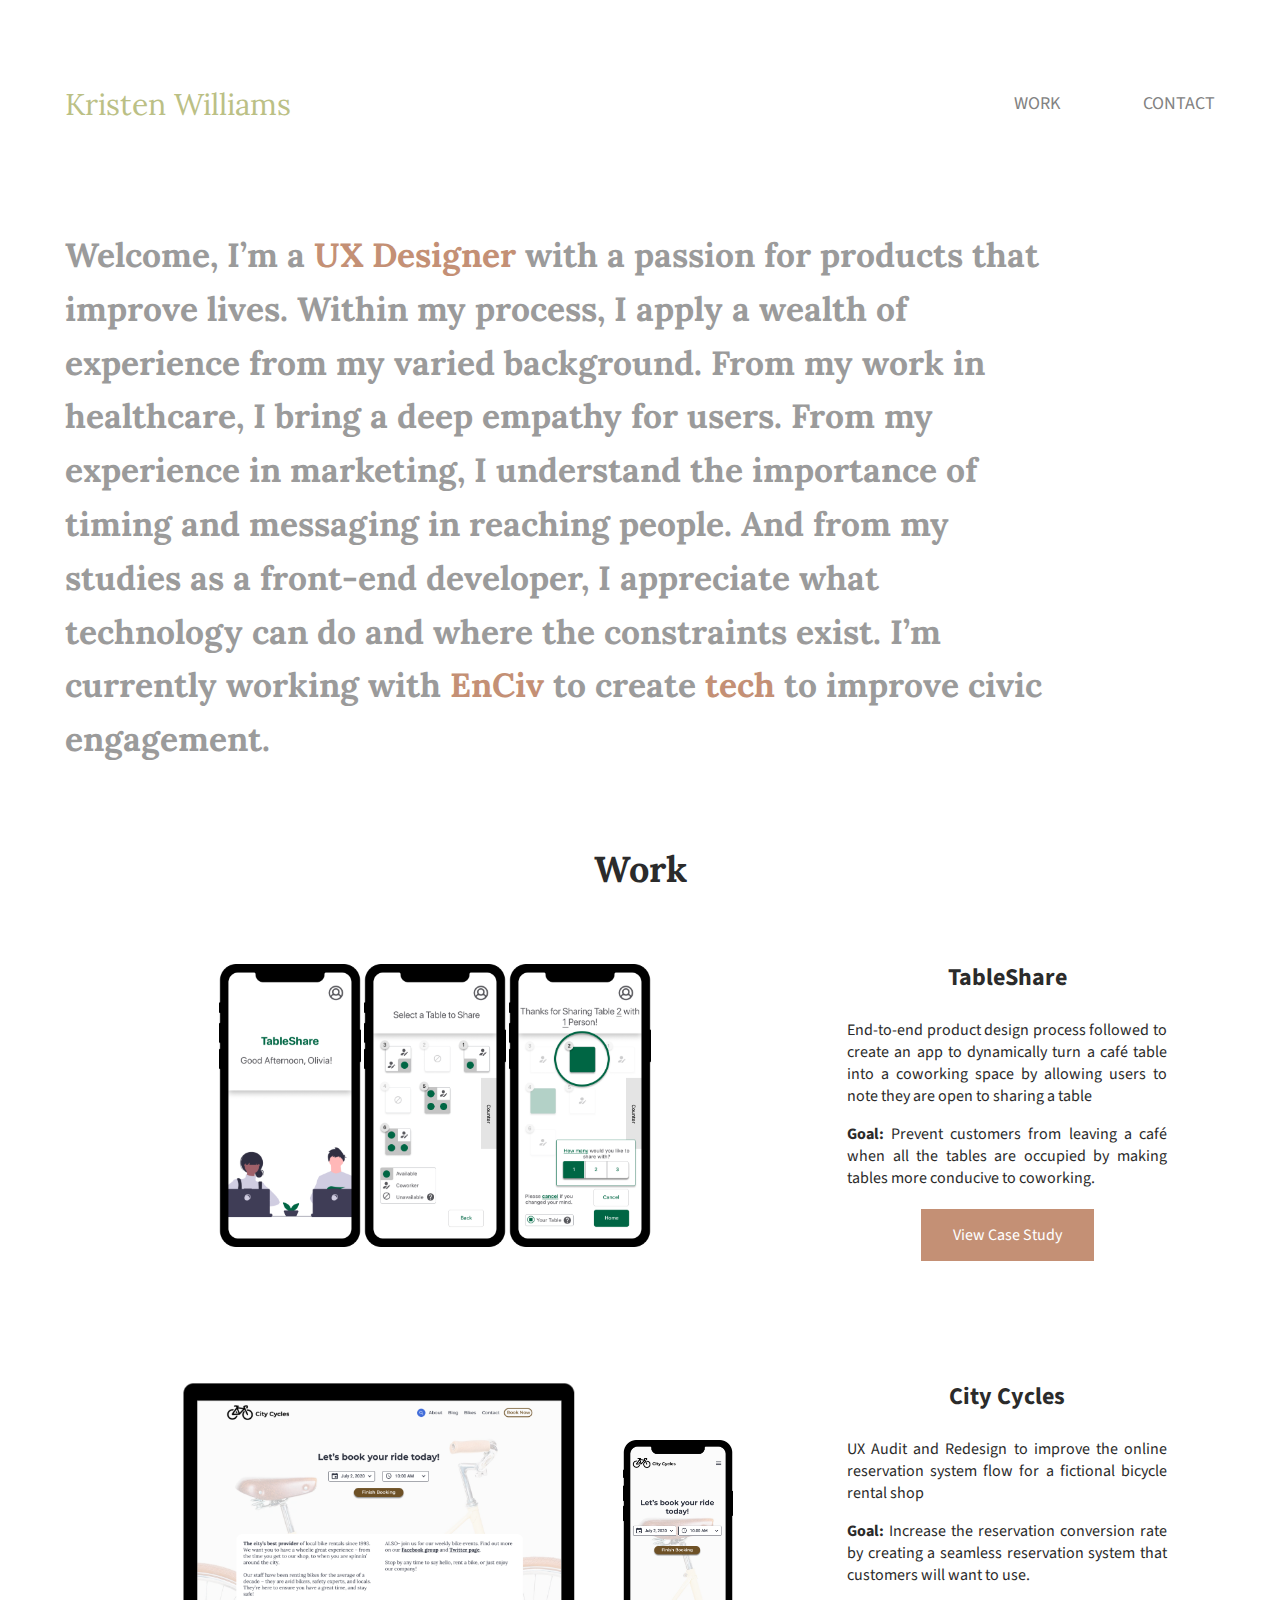
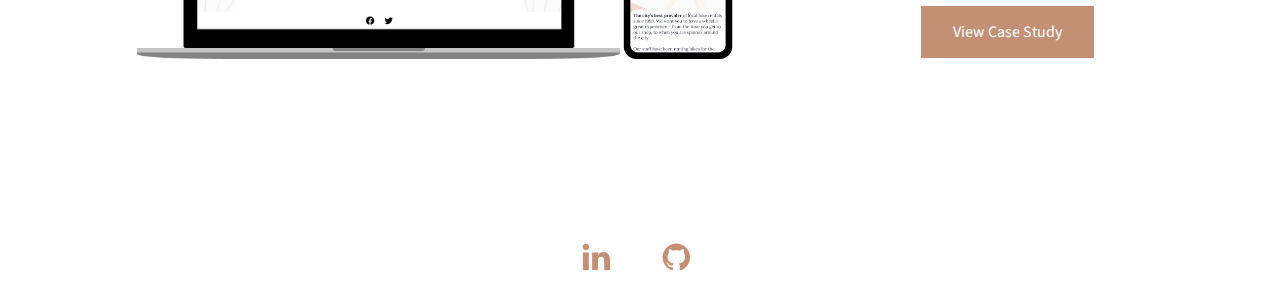
<file: index.html>
<!doctype html>
<html lang="en">
    <head>
        <title>Kristen Williams | Portfolio</title>
        <link rel="stylesheet" href="css/normalize.css">
        <link rel="stylesheet" href="css/main.css">
        <link href="https://fonts.googleapis.com/css?family=Source+Sans+Pro:400,700" rel="stylesheet" type="text/css">
        <link href="https://fonts.googleapis.com/css?family=Lora:400,700&display=swap" rel="stylesheet">
        <meta name="image" property="og:image" content="https://kwilliams.co/img/portfolio-homepage.png">
        <meta name="description" property="og:description" content="Welcome, I&rsquo;m a UX Designer with a passion for products that improve lives. Within my process, I apply a wealth of experience from my varied background. From my work in healthcare, I bring a deep empathy for users. From my experience in marketing, I understand the importance of timing and messaging in reaching people. And from my studies as a front-end developer, I appreciate what technology can do and where the constraints exist. I&rsquo;m currently working with EnCiv to create tech to improve civic engagement.">

    </head>
    <body>
        <!-- HEADER SECTION -->
        <header id="home">
            <div class="full-width">
                <div class="half-width">
                    <h1>Kristen Williams</h1>
                </div>
                <div class="half-width">
                    <nav>
                        <ul>
                            <li><a href="#work">Work</a></li>
                            <li><a href="#contact">Contact</a></li>
                        </ul>
                    </nav>
                </div>
                <h2>Welcome, I&rsquo;m a <span>UX Designer</span> with a passion for products that improve lives. Within my process, I apply a wealth of experience from my varied background. From my work in healthcare, I bring a deep empathy for users. From my experience in marketing, I understand the importance of timing and messaging in reaching people. And from my studies as a front-end developer, I appreciate what technology can do and where the constraints exist. I&rsquo;m currently working with <span><a href="https://enciv.org/">EnCiv</a></span> to create <span><a href="https://www.youtube.com/watch?v=YlhrzVUAIpo">tech</a></span> to improve civic engagement.</h2>
            </div>
        </header>
        <!-- MAIN SECTION -->
        <main>
            <!-- WORK -->
            <section id="work">
                <div class="full-width">
                    <h1>Work</h1>
                    <div class="work-grid-container">
                        <div class="work-grid-item ts-whole-img">
                            <img src="img/ts-home.png" alt="TableShare Homepage" id="ts-img" />
                            <img src="img/ts-select-shared-table.png" alt="TableShare Select Shared Table" id="ts-img" />
                            <img src="img/ts-your-table-you-share.png" alt="TableShare Table Your Decided to Share" id="ts-img"/>
                        </div>
                        <div class="work-grid-item ts-text">
                            <h3>TableShare</h3>
                            <p>End-to-end product design process followed to create an app to dynamically turn a caf&eacute;  table into a coworking space by allowing users to note they are open to sharing a table</p>
                            <p><span>Goal:</span> Prevent customers from leaving a caf&eacute; when all the tables are occupied by making tables more conducive to coworking.</p>
                            <a href="tableshare/index.html" class="work-button" target="_blank">View Case Study</a>
                        </div>
                        <div class="work-grid-item cc-whole-img">
                            <img src="img/cc-macbook-pro.png" alt="City Cycles Laptop Mockup" id="cc-img-mac"/>
                            <img src="img/cc-mobile-homepage.png" alt="City Cycles Mobile Mockup" id="cc-img-mobile"/>
                        </div>
                        <div class="work-grid-item cc-text">
                            <h3>City Cycles</h3>
                            <p>UX Audit and Redesign to improve the online reservation system flow for a fictional bicycle rental shop</p>
                            <p><span>Goal:</span> Increase the reservation conversion rate by creating a seamless reservation system that customers will want to use.</p>
                            <a href="city-cycles/index.html" class="work-button" target="_blank">View Case Study</a>
                        </div>
                       <!--  <div class="work-grid-item">
                            <img src="img/ameritest.png" alt="Ameritest Logo" id="at-logo"/>
                        </div>
                        <div class="work-grid-item">
                            <h3>Ameritest</h3>
                            <p>Shipped Survey Redesign for Mobile Optimization</p>
                            <p><span>Goal:</span> Expand audience of respondents and test offerings</p>
                            <a href="ameritest/index.html" class="work-button" target="_blank">View Summary</a>
                        </div> -->
                    </div>
                </div>
            </section>
            <!-- CONTACT AS FOOTER -->
            <footer id="contact">
                <div class="full-width">
                    <div id="contact-info">
                        <!-- <h3 id="socialmedia-header">Let's Chat</h3> -->
                        <ul>
                            <li><a href="https://www.linkedin.com/in/kawilliams3/" target="_blank"><img src="img/linkedin.png" alt="linkedin icon"></a></li>
                            <li><a href="https://github.com/kawill" target="_blank"><img src="img/github.png" alt="github icon"></a></li>
                        </ul>
                    </div>
                </div>
            </footer>
        </main>
    </body>
</html>
</file>
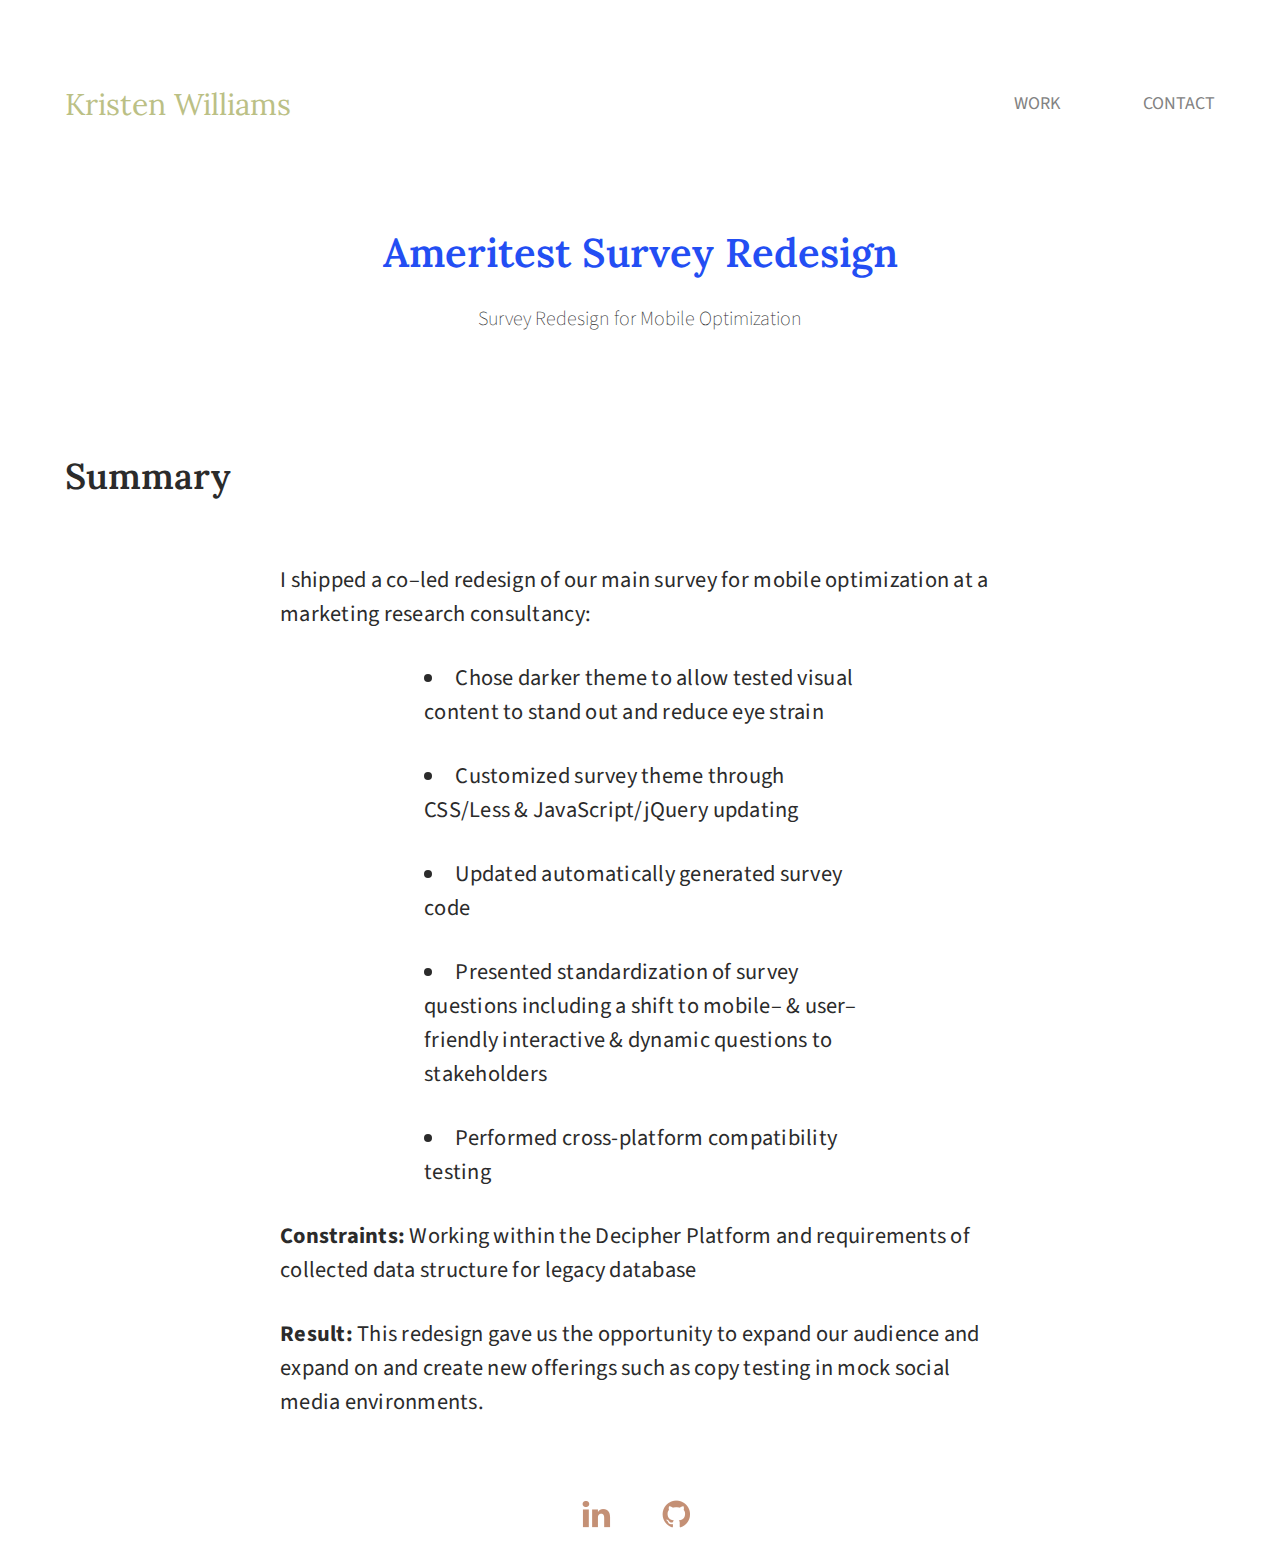
<file: ameritest/index.html>
<!doctype html>
<html lang="en">
    <head>
        <title>Kristen Williams | Ameritest</title>
        <link rel="stylesheet" href="../css/normalize.css">
        <link rel="stylesheet" href="../css/main.css">
        <link href="https://fonts.googleapis.com/css?family=Source+Sans+Pro:400,700" rel="stylesheet" type="text/css">
        <link href="https://fonts.googleapis.com/css?family=Lora:400,700&display=swap" rel="stylesheet">
    </head>
    <body>
        <!-- HEADER SECTION -->
        <header id="ameritest">
            <div class="full-width">
                <div class="half-width">
                    <a href="https://kwilliams.co/#home"><h1>Kristen Williams</h1></a>
                </div>
                <div class="half-width">
                    <nav>
                        <ul>
                            <li><a href="https://kwilliams.co/#work">Work</a></li>
                            <li><a href="#contact">Contact</a></li>
                        </ul>
                    </nav>
                </div>
            </div>
        </header>
        <!-- MAIN SECTION -->
        <main>
            <!-- TITLE -->
            <section id="at-title">
                <div>
                    <h1>Ameritest Survey Redesign</h1>
                    <h2>Survey Redesign for Mobile Optimization</h2>
                </div>
            </section>
            <!-- SECONDARY NAV -->
            <section id="at-nav">
                <div class="full-width">
                    <nav>
                        <ul>
                            <!-- <li><a href="#at-summary">Summary</a></li> -->
                        </ul>
                    </nav>
                </div>
            </section>
            <!-- SUMMARY -->
            <section id="at-summary">
                <div class="full-width">
                    <h1>Summary</h1>
                    <p>I shipped a co&ndash;led redesign of our main survey for mobile optimization at a marketing research consultancy: </p>
                    <ul>
                        <li>Chose darker theme to allow tested visual content to stand out and reduce eye strain</li>
                        <li>Customized survey theme through CSS/Less &amp; JavaScript/jQuery updating</li>
                        <li>Updated automatically generated survey code</li>
                        <li>Presented standardization of survey questions including a shift to mobile&ndash; & user&ndash;friendly interactive & dynamic questions to stakeholders</li>
                        <li>Performed cross-platform compatibility testing</li>
                    </ul>
                    <p><span>Constraints:</span> Working within the Decipher Platform and requirements of collected data structure for legacy database</p>
                    <p><span>Result:</span> This redesign gave us the opportunity to expand our audience and expand on and create new offerings such as copy testing in mock social media environments.</p>

                </div>
            </section>
            <!-- CONTACT AS FOOTER -->
            <footer id="contact">
                <div class="full-width">
                    <div id="contact-info">
                        <!-- <h3 id="socialmedia-header">Let&#39;s Chat</h3> -->
                        <ul>
                            <li><a href="https://www.linkedin.com/in/kawilliams3/" target="_blank"><img src="../img/linkedin.png" alt="linkedin icon"></a></li>
                            <li><a href="https://github.com/kawill" target="_blank"><img src="../img/github.png" alt="github icon"></a></li>
                        </ul>
                    </div>
                </div>
            </footer>
        </main>
    </body>
</html>
</file>
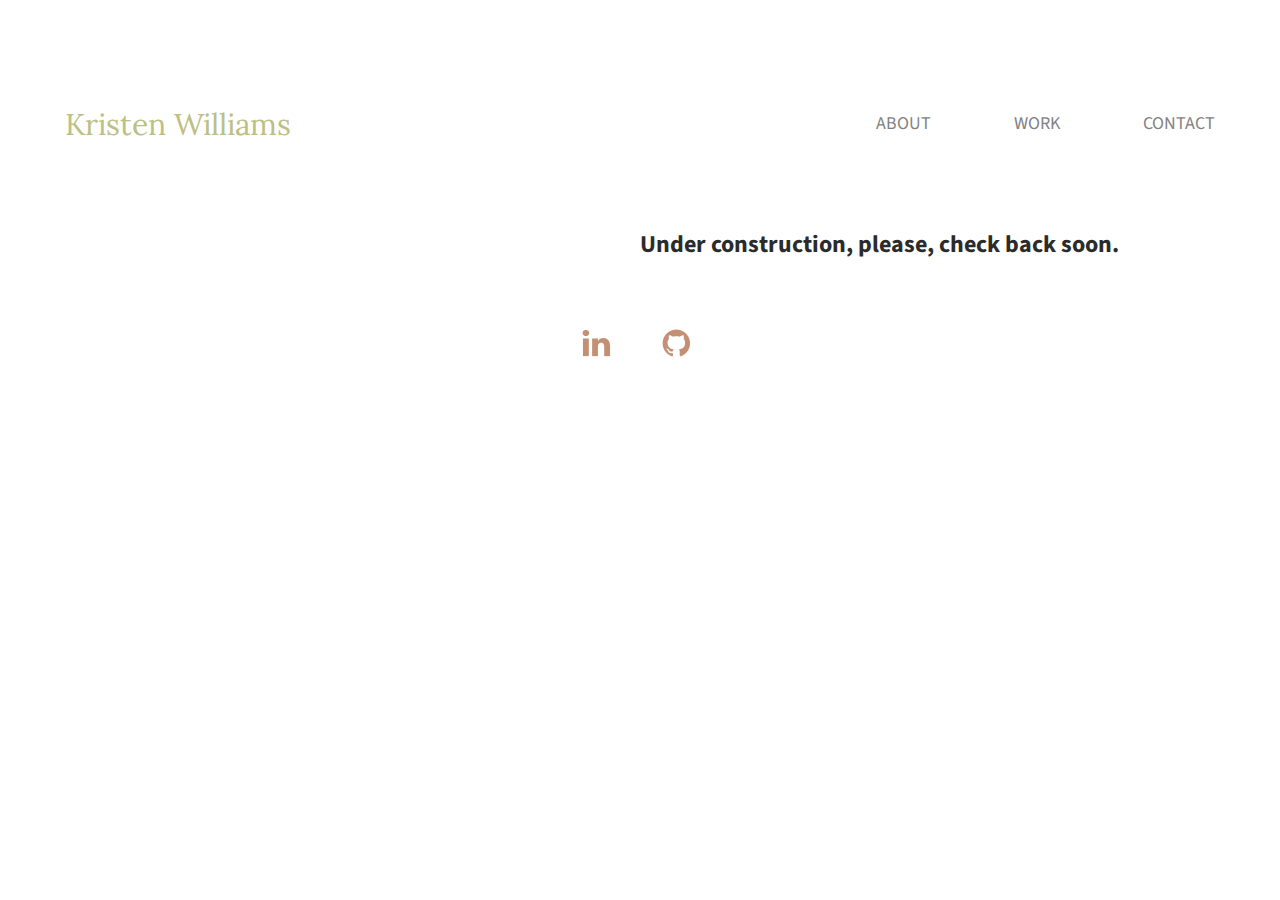
<file: sandbox/index.html>
<!doctype html>
<html lang="en">
    <head>
        <title>Kristen Williams | Sandbox</title>
        <link rel="stylesheet" href="../css/normalize.css">
        <link rel="stylesheet" href="../css/main.css">
        <link href="https://fonts.googleapis.com/css?family=Source+Sans+Pro:400,700" rel="stylesheet" type="text/css">
        <link href="https://fonts.googleapis.com/css?family=Lora:400,700&display=swap" rel="stylesheet">
    </head>
    <body>
        <!-- HEADER SECTION -->
        <header id="sandbox">
            <div class="full-width">
                <div class="half-width">
                    <a href="https://kwilliams.co/#home"><h1>Kristen Williams</h1></a>
                </div>
                <div class="half-width">
                    <nav>
                        <ul>
                            <li><a href="https://kwilliams.co/#about">About</a></li>
                            <li><a href="https://kwilliams.co/#work">Work</a></li>
                            <li><a href="#contact">Contact</a></li>
                        </ul>
                    </nav>
                </div>
            </div>
        </header>
        <!-- MAIN SECTION -->
        <main>
            <!-- MESSAGE -->
            <section>
                <div>
                    <h2>Under construction, please, check back soon.</h2>
                </div>
            </section>

            <!-- CONTACT AS FOOTER -->
            <footer id="contact">
                <div class="full-width">
                    <div id="contact-info">
                        <!-- <h3 id="socialmedia-header">Let's Chat</h3> -->
                        <ul>
                            <li><a href="https://www.linkedin.com/in/kawilliams3/" target="_blank"><img src="../img/linkedin.png" alt="linkedin icon"></a></li>
                            <li><a href="https://github.com/kawill" target="_blank"><img src="../img/github.png" alt="github icon"></a></li>
                        </ul>
                    </div>
                </div>
            </footer>
        </main>
    </body>
</html>
</file>
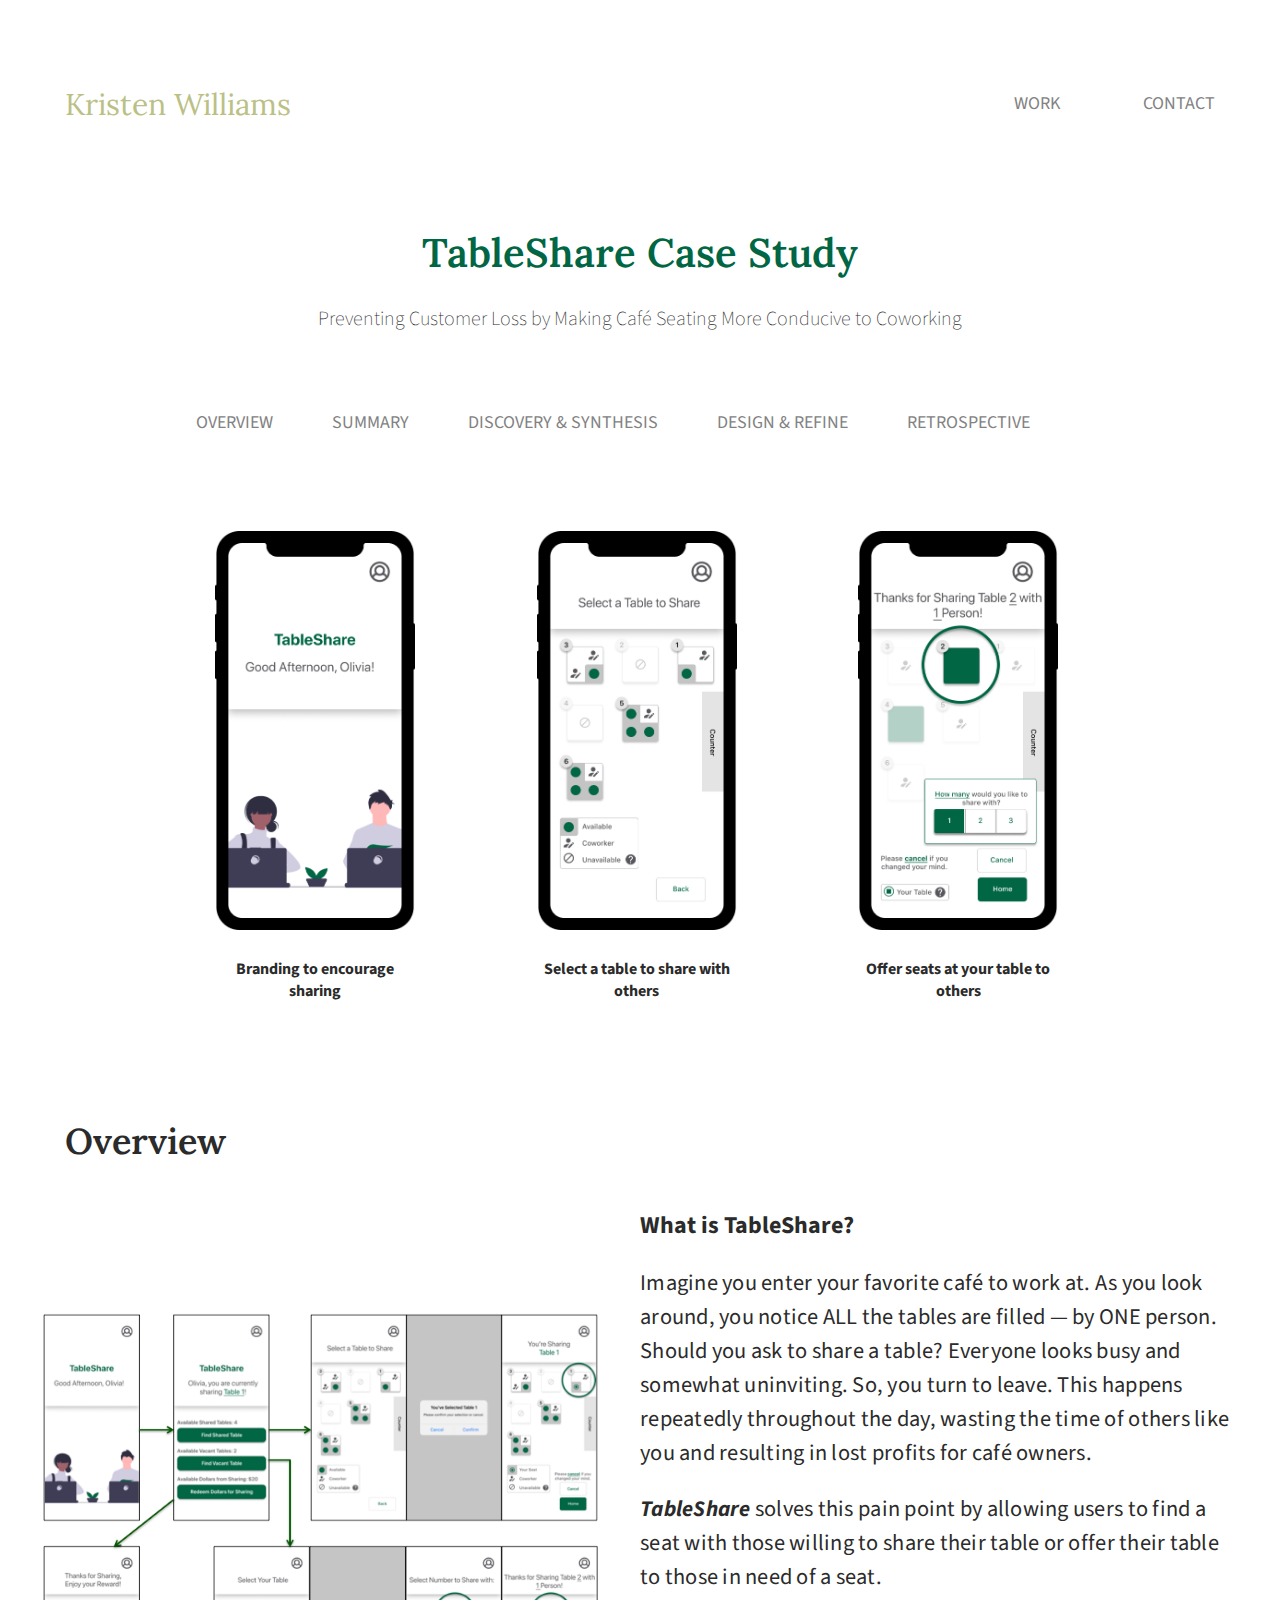
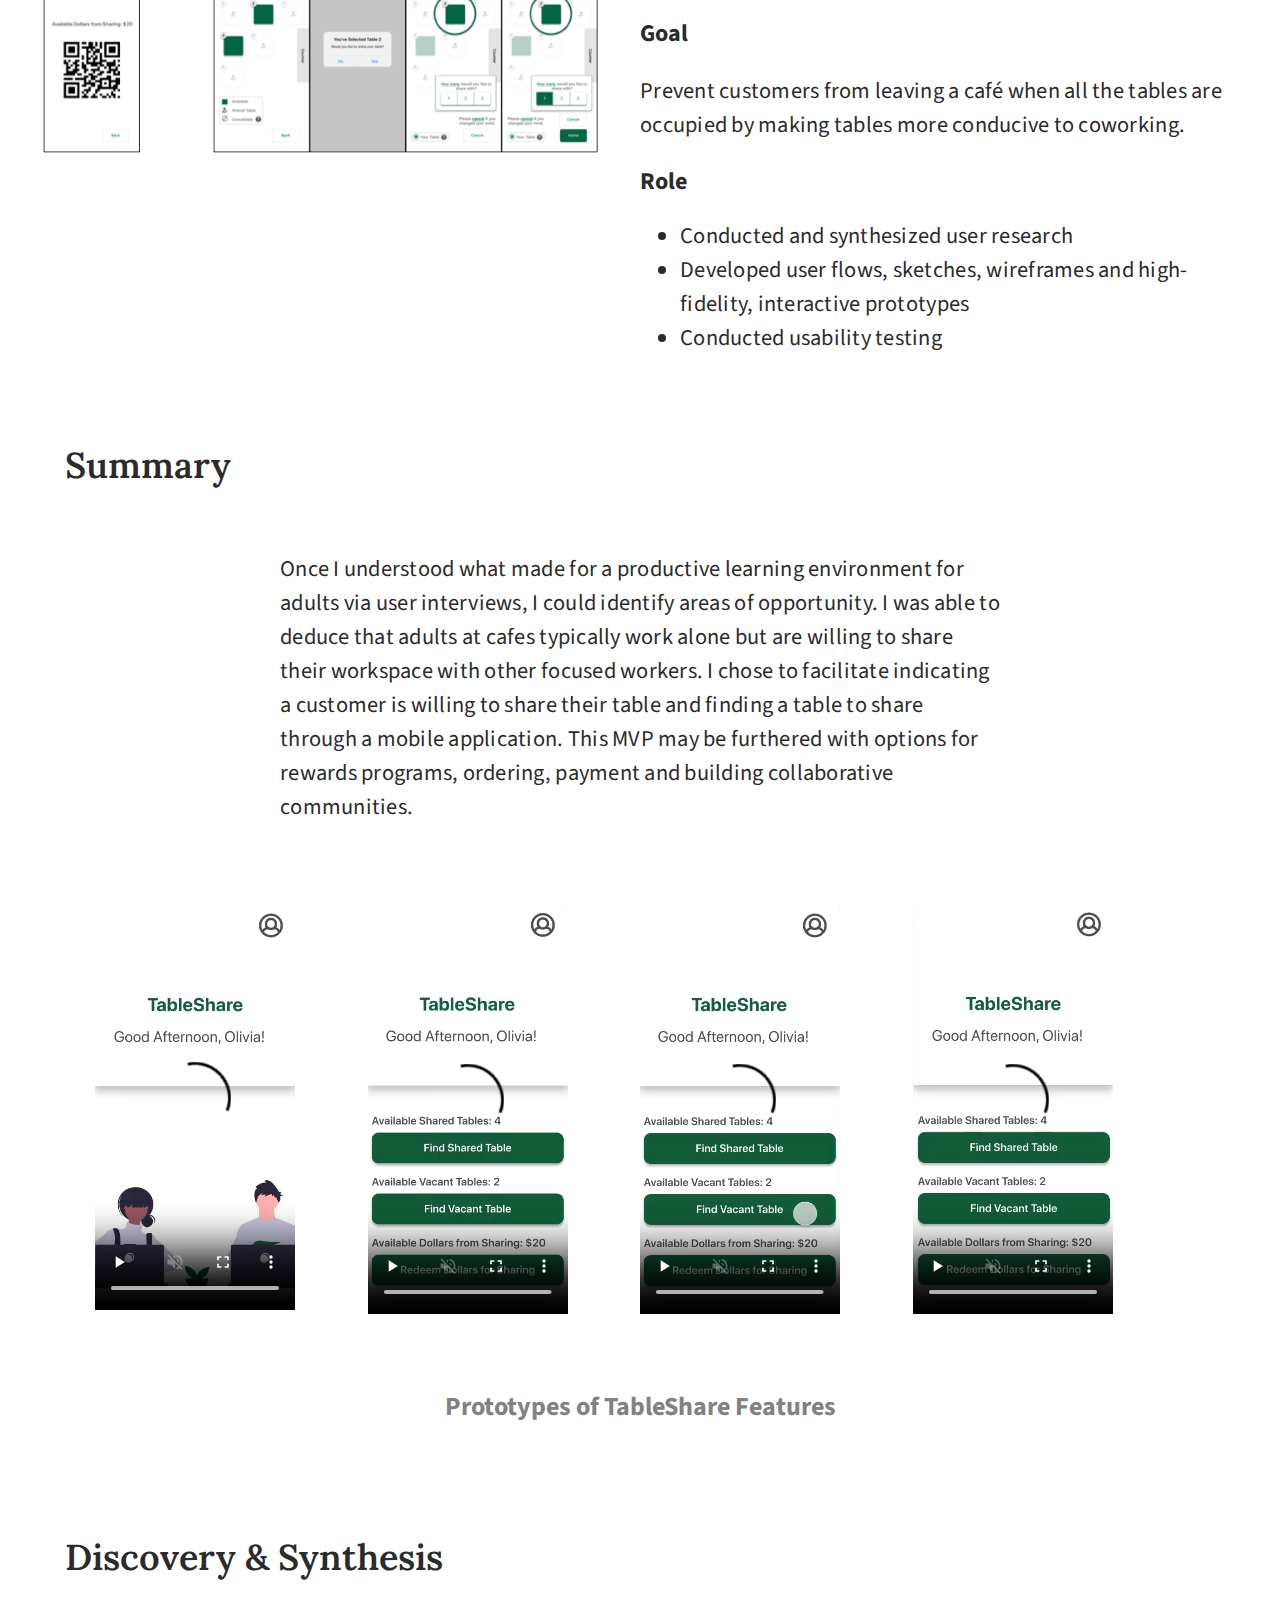
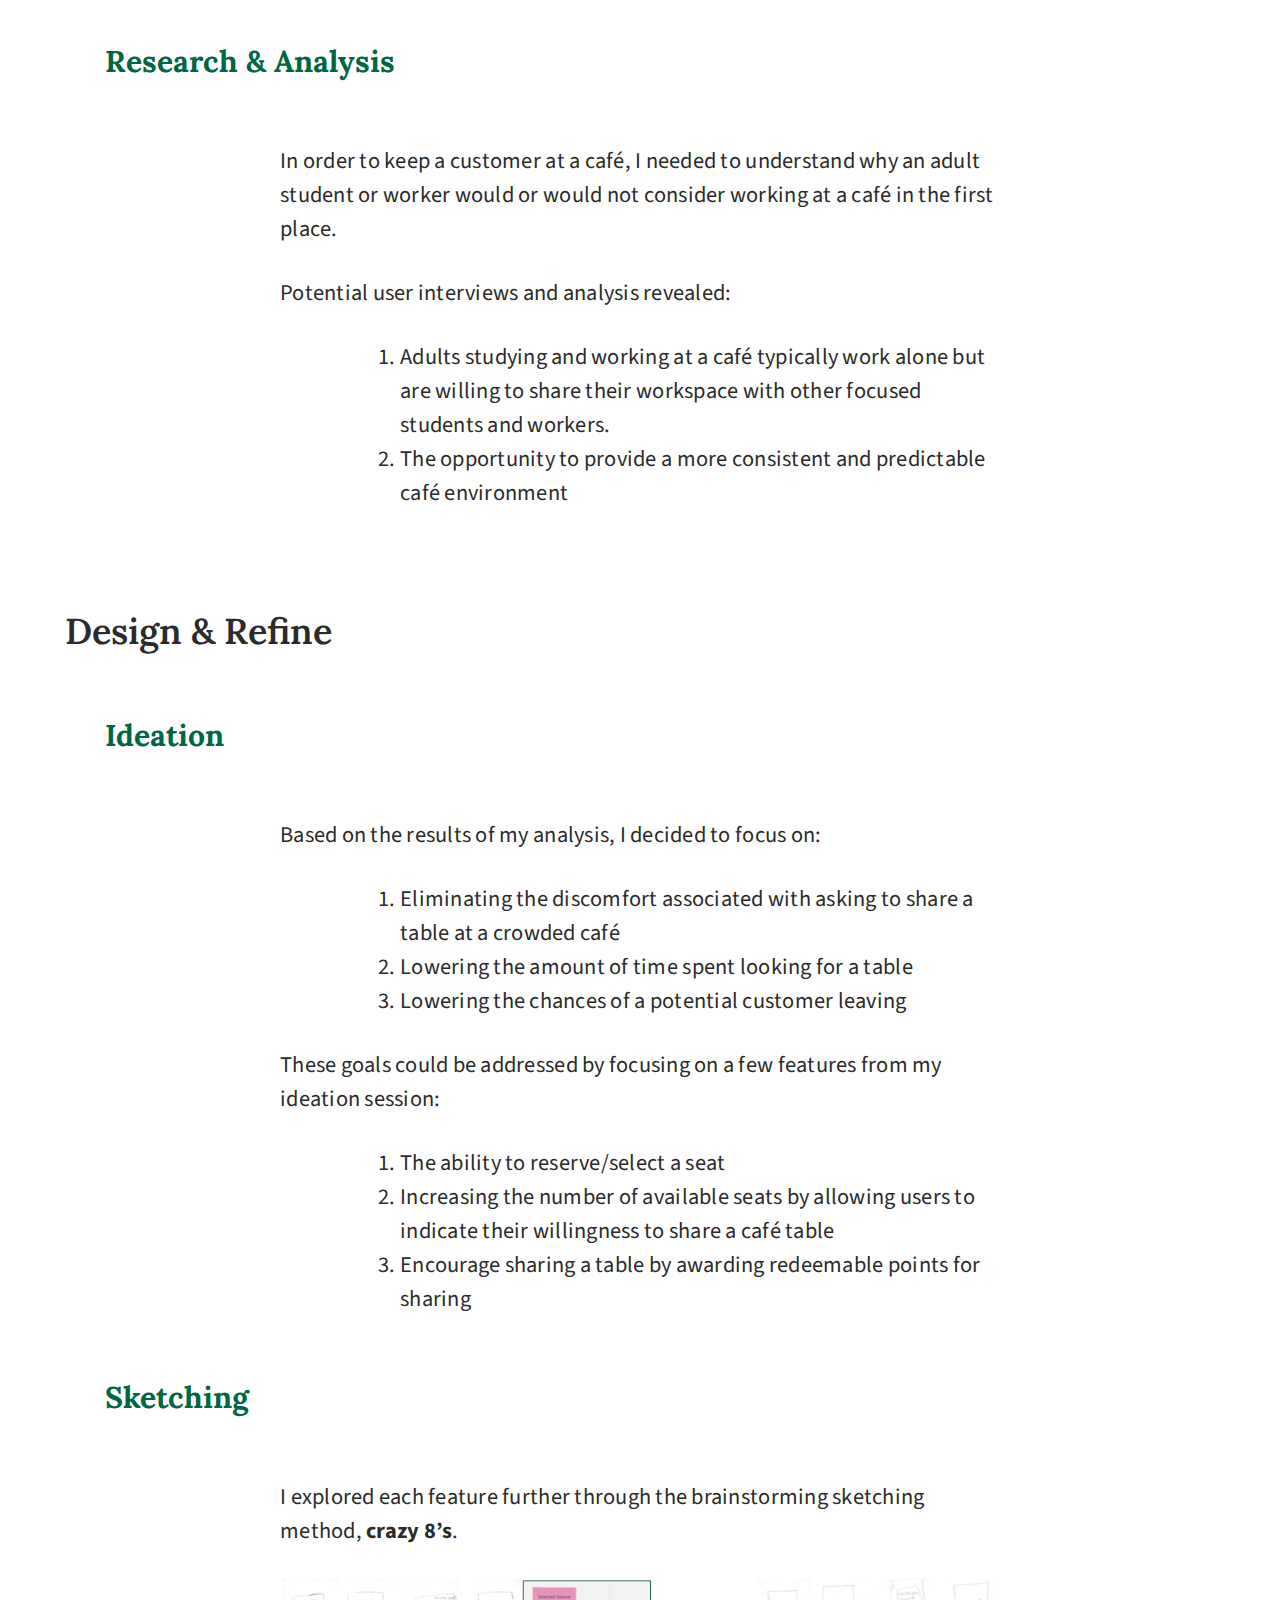
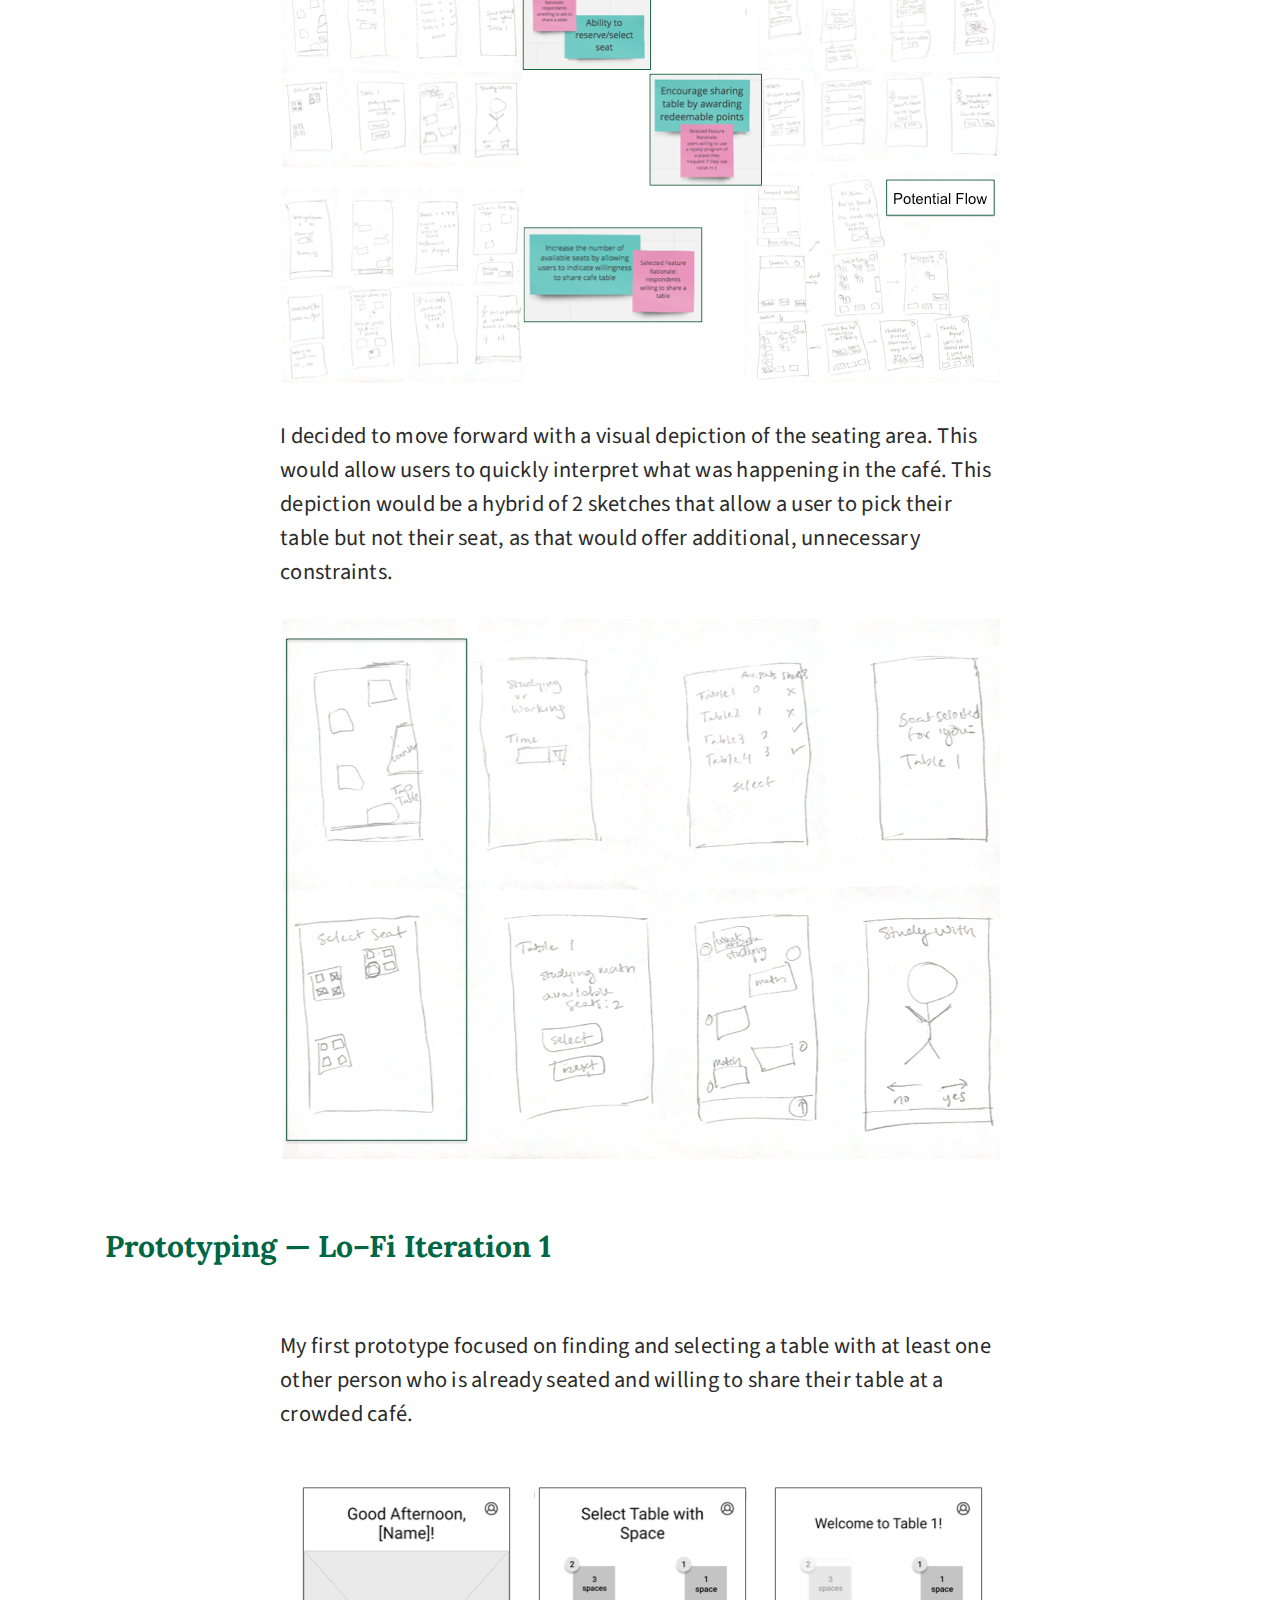
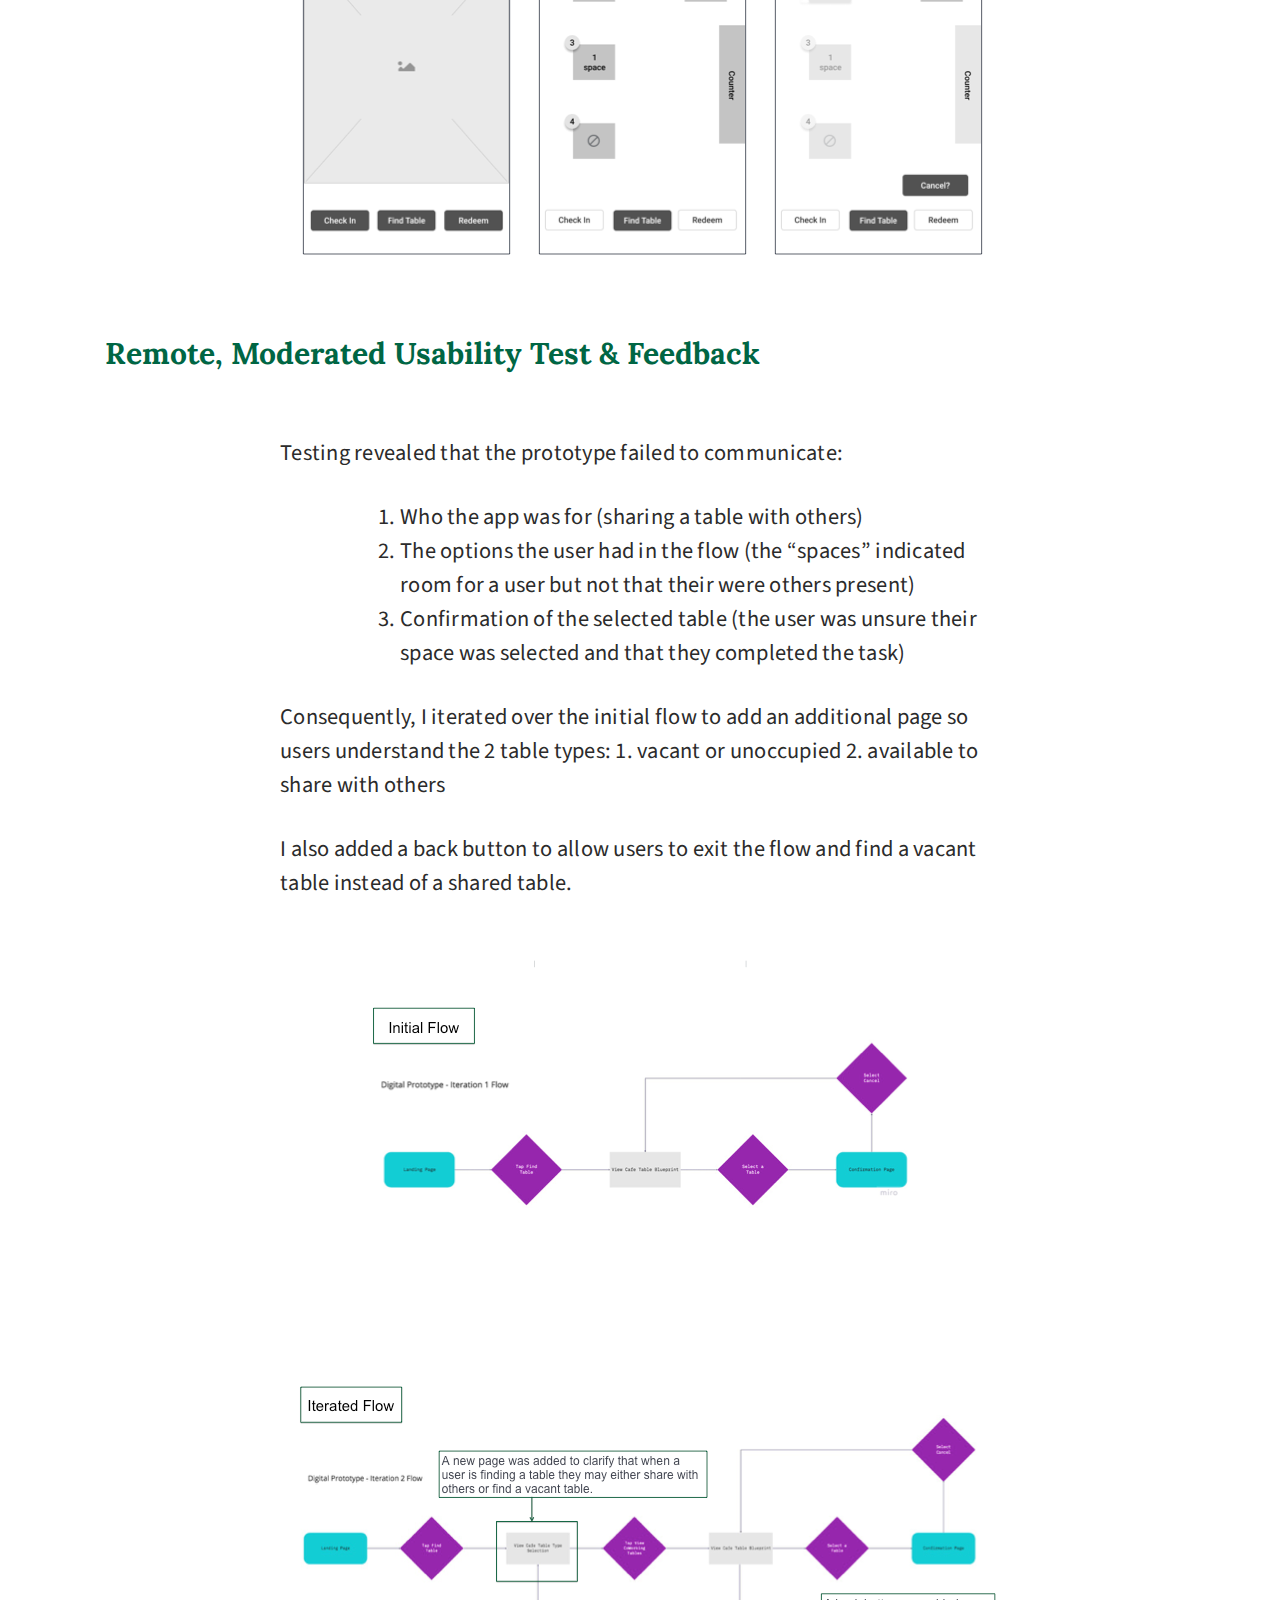
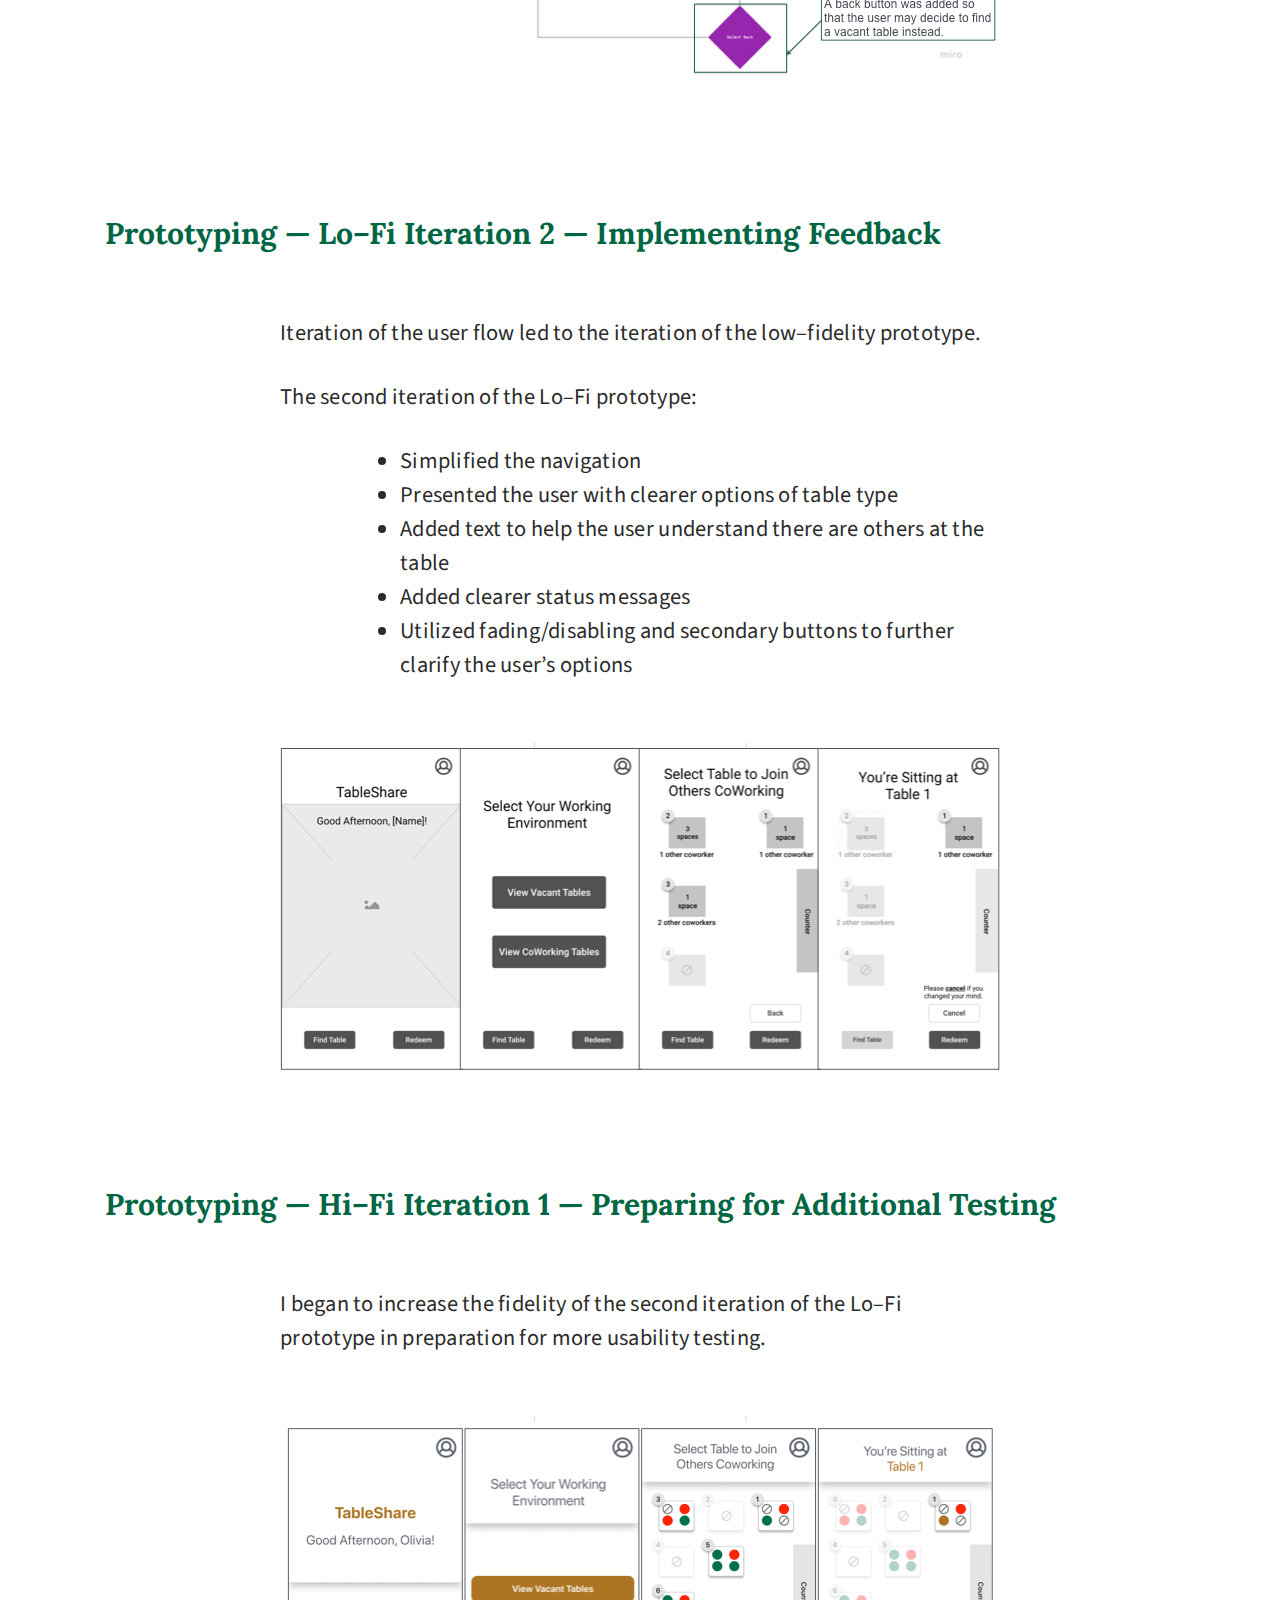
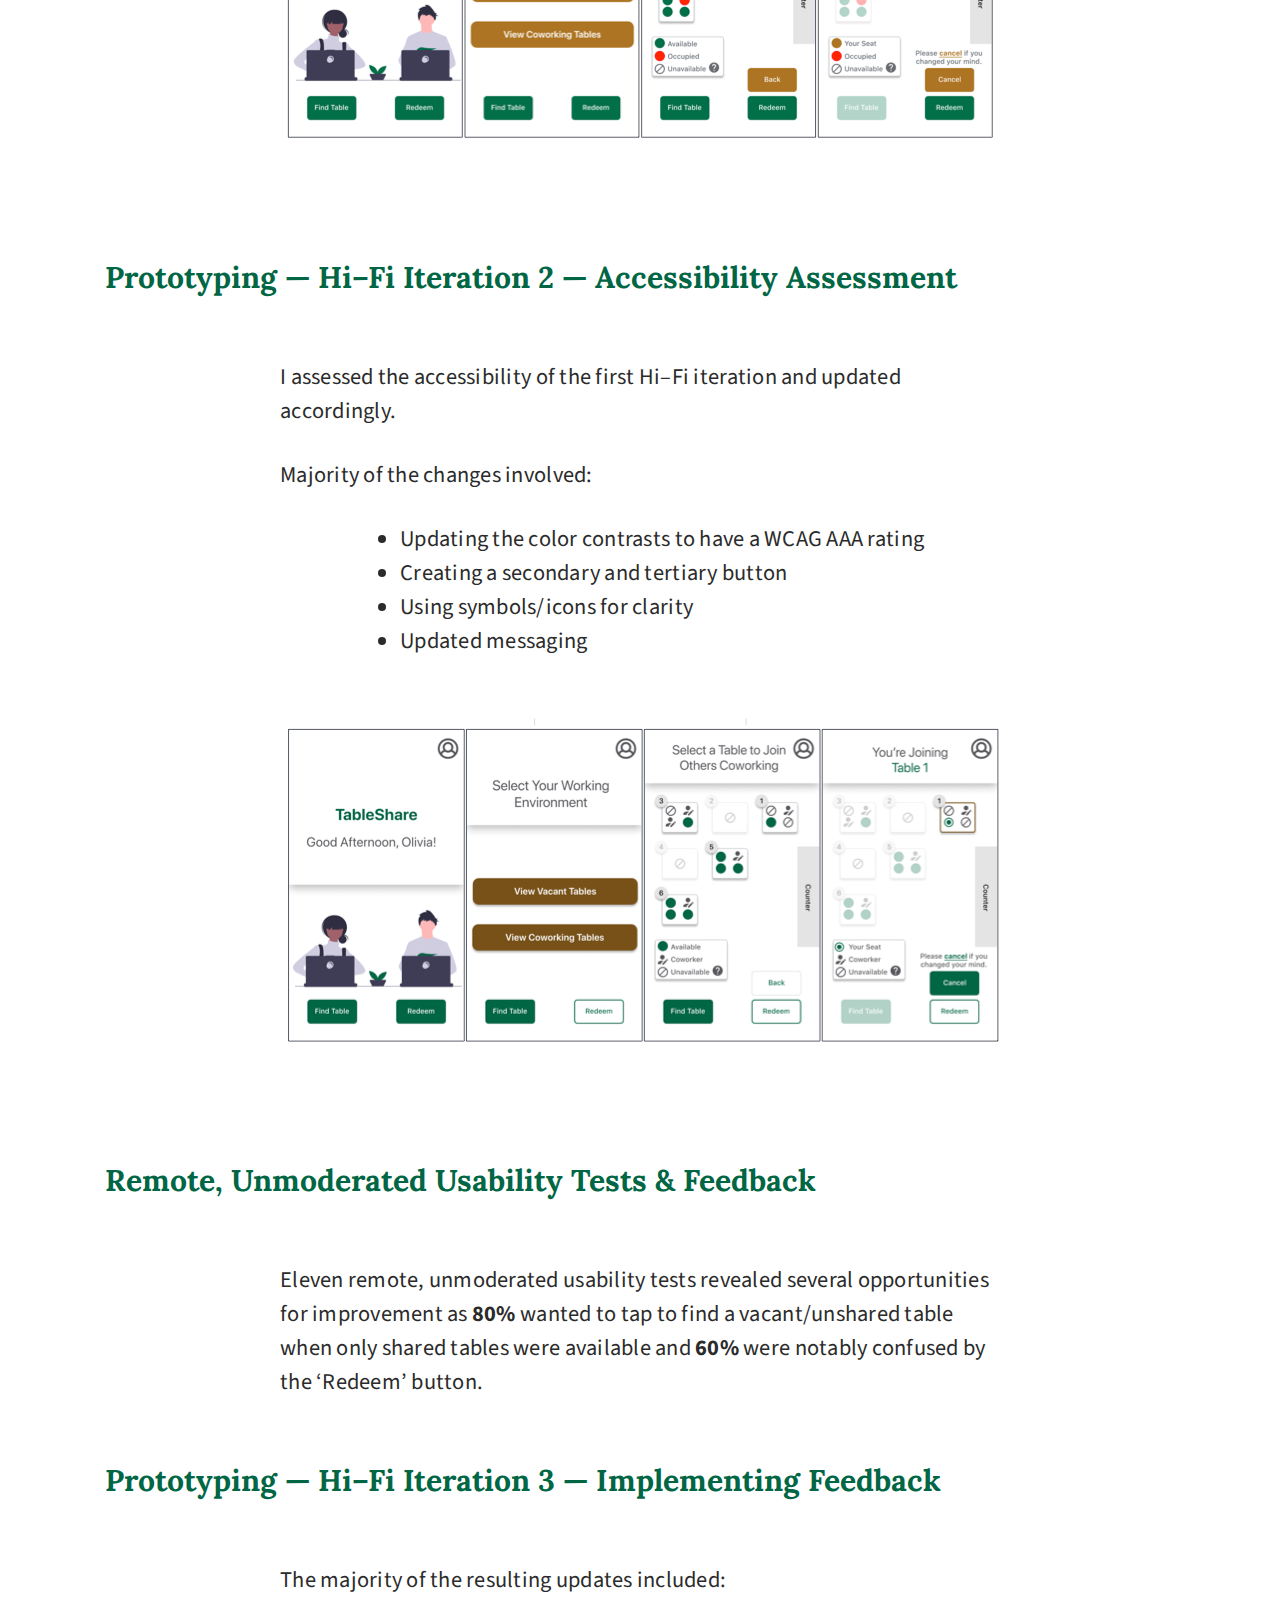
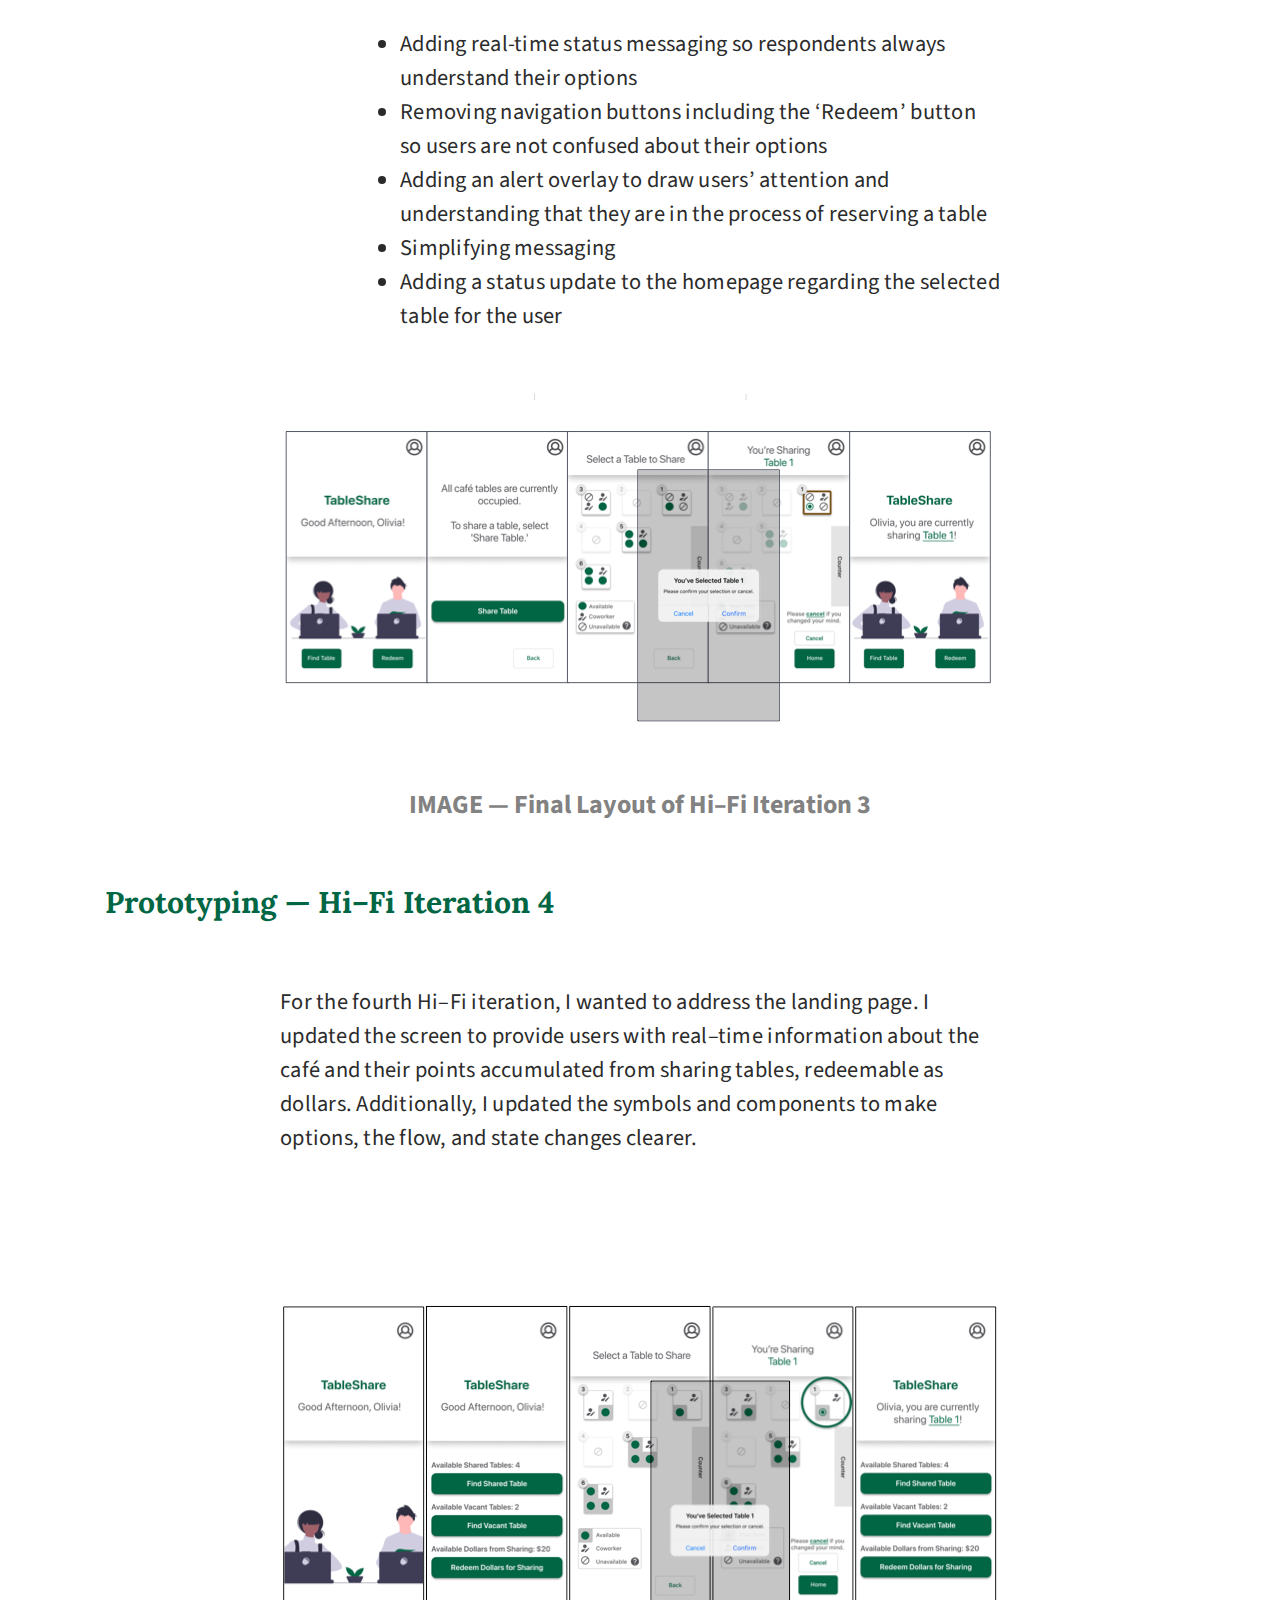
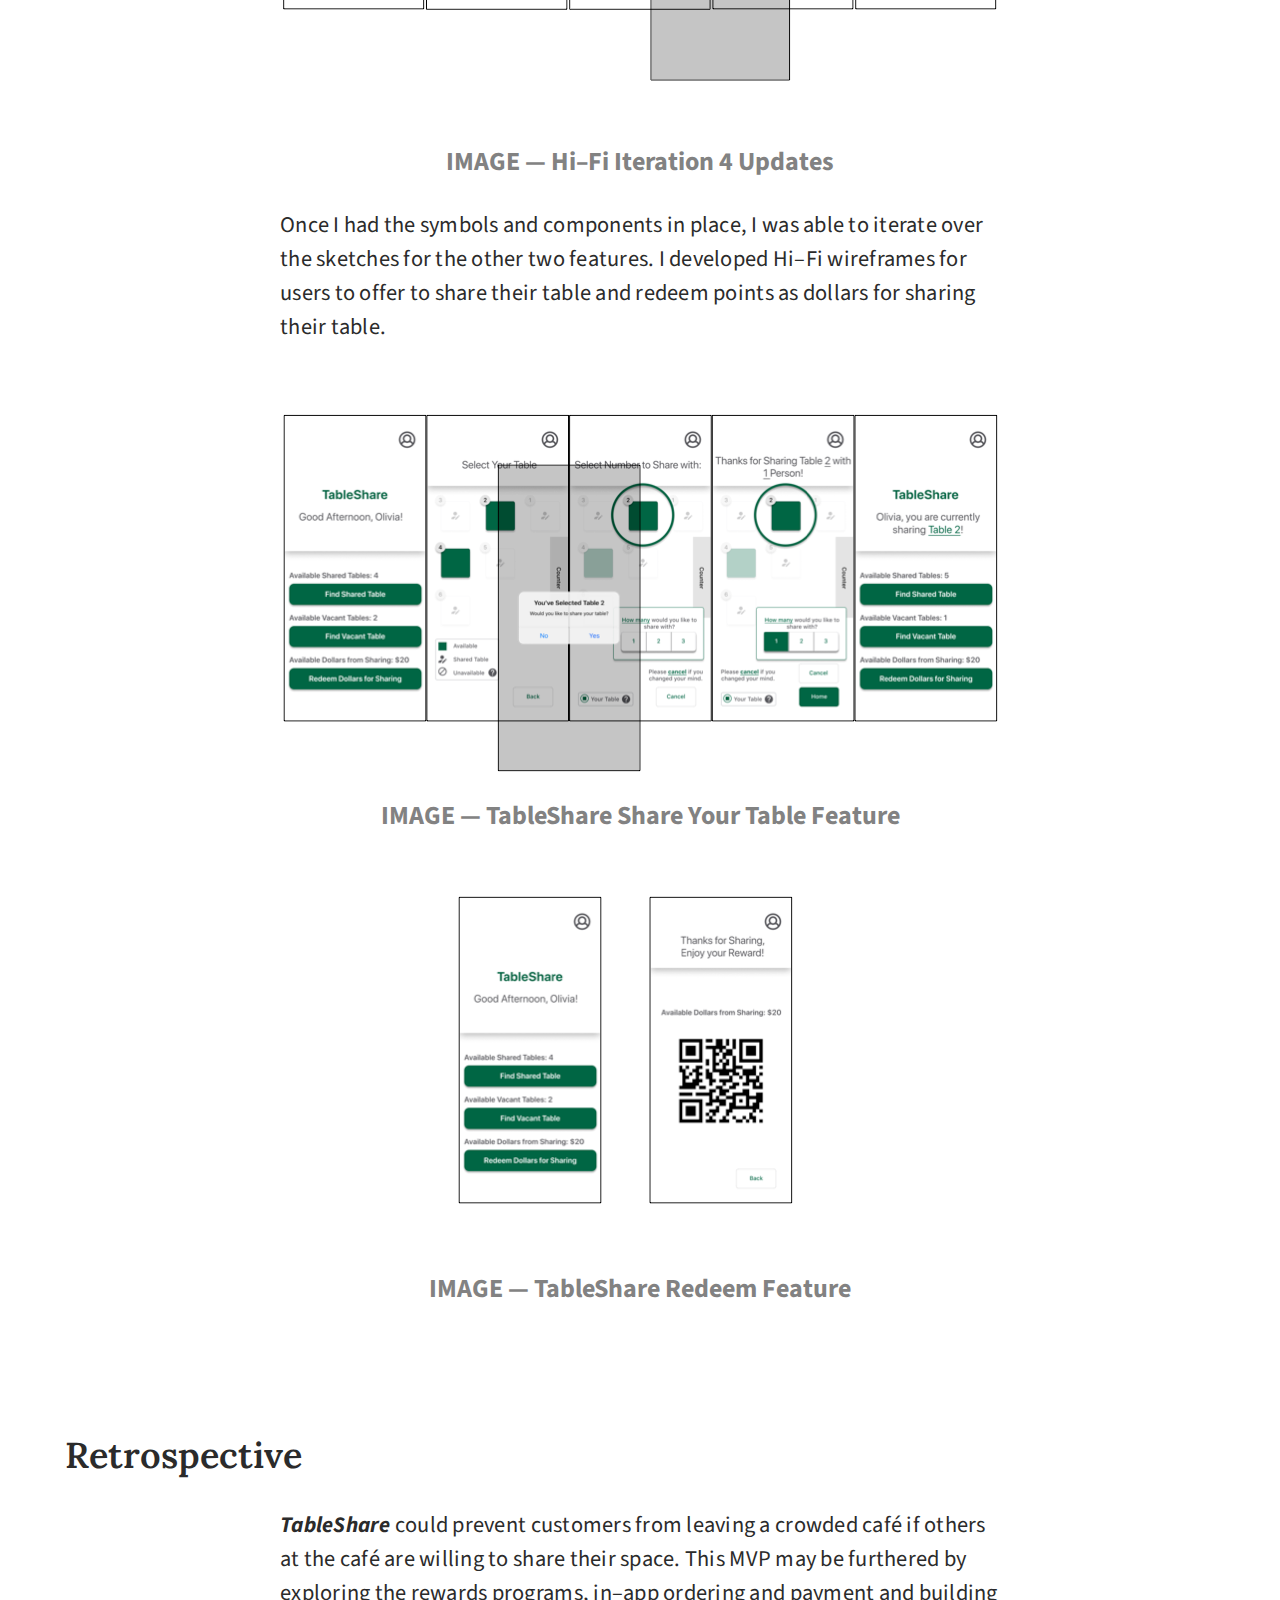
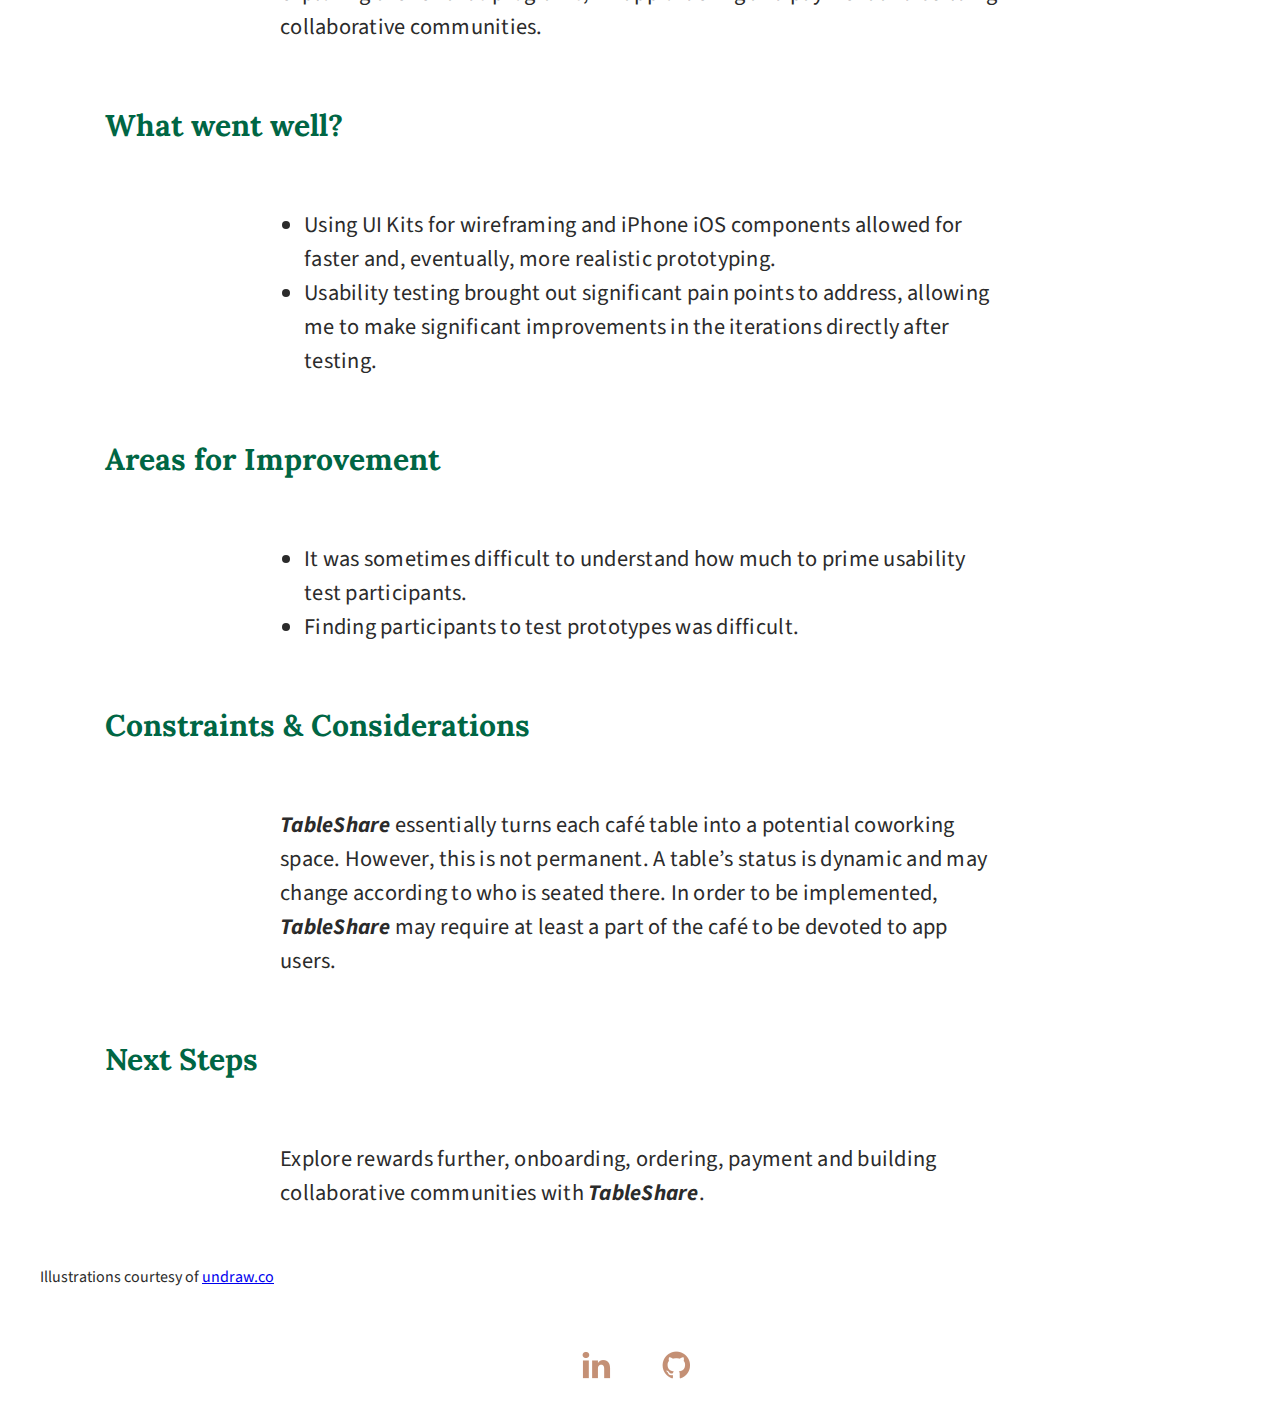
<file: tableshare/index.html>
<!doctype html>
<html lang="en">
    <head>
        <title>Kristen Williams | TableShare</title>
        <link rel="stylesheet" href="../css/normalize.css">
        <link rel="stylesheet" href="../css/main.css">
        <link href="https://fonts.googleapis.com/css?family=Source+Sans+Pro:400,700" rel="stylesheet" type="text/css">
        <link href="https://fonts.googleapis.com/css?family=Lora:400,700&display=swap" rel="stylesheet">
    </head>
    <body>
        <!-- HEADER SECTION -->
        <header id="tableshare">
            <div class="full-width">
                <div class="half-width">
                    <a href="https://kwilliams.co/#home"><h1>Kristen Williams</h1></a>
                </div>
                <div class="half-width">
                    <nav>
                        <ul>
                            <li><a href="https://kwilliams.co/#work">Work</a></li>
                            <li><a href="#contact">Contact</a></li>
                        </ul>
                    </nav>
                </div>
            </div>
        </header>
        <!-- MAIN SECTION -->
        <main>
            <!-- TITLE -->
            <section id="ts-title">
                <div>
                    <h1>TableShare Case Study</h1>
                    <h2>Preventing Customer Loss by Making Caf&eacute; Seating More Conducive to Coworking</h2>
                </div>
            </section>
            <!-- SECONDARY NAV -->
            <section id="ts-nav">
                <div class="full-width">
                    <nav>
                        <ul>
                            <li><a href="#ts-overview">Overview</a></li>
                            <li><a href="#ts-summary">Summary</a></li>
                            <li><a href="#ts-discovery">Discovery &amp; Synthesis</a></li>
                            <li><a href="#ts-design">Design &amp; Refine</a></li>
                            <li><a href="#ts-retrospective">Retrospective</a></li>
                        </ul>
                    </nav>
                </div>
            </section>
            <!-- LANDING -->
            <section id="ts-landing">
                <div class="full-width">
                    <div class="ts-landing-grid-container">
                        <div class="ts-landing-grid-item">
                            <img src="../img/ts-home-2.png" alt="TableShare Landing Homepage" />
                            <div>
                                <h4>Branding to encourage sharing</h4>
                            </div>
                        </div>
                        <div class="ts-landing-grid-item">
                            <img src="../img/ts-select-shared-table-2.png" alt="TableShare Landing Select Shared Table" />
                            <div>
                                <h4>Select a table to share with others</h4>
                            </div>
                        </div>
                        <div class="ts-landing-grid-item">
                            <img src="../img/ts-your-table-you-share-2.png" alt="TableShare Landing Table Your Decided to Share" />
                            <div>
                                <h4>Offer seats at your table to others</h4>
                            </div>
                        </div>
                    </div>
                </div>
            </section>
            <!-- OVERVIEW -->
            <section id="ts-overview">
                <div class="full-width">
                    <h1>Overview</h1>
                    <div class="ts-overview-flex">
                        <div class="half-width ts-overview-img">
                            <img src="../img/ts-overview.png" alt="TS logo" />
                        </div>
                        <div class="half-width">
                            <div>
                                <h2>What is TableShare?</h2>
                                <p>Imagine you enter your favorite caf&eacute; to work at. As you look around, you notice ALL the tables are filled &mdash; by ONE person. Should you ask to share a table? Everyone looks busy and somewhat uninviting. So, you turn to leave. This happens repeatedly throughout the day, wasting the time of others like you and resulting in lost profits for caf&eacute; owners.</p>
                                <p><span>TableShare</span> solves this pain point by allowing users to find a seat with those willing to share their table or offer their table to those in need of a seat.</p>
                            </div>
                            <div>
                                <h2>Goal</h2>
                                <p>Prevent customers from leaving a caf&eacute; when all the tables are occupied by making tables more conducive to coworking.</p>
                            </div>
                            <div>
                                <h2>Role</h2>
                                <ul>
                                    <li>Conducted and synthesized user research</li>
                                    <li>Developed user flows, sketches, wireframes and high-fidelity, interactive prototypes</li>
                                    <li>Conducted usability testing</li>
                                </ul>
                            </div>
                        </div>
                    </div>
                </div>
            </section>
            <!-- SUMMARY -->
            <section id="ts-summary">
                <div class="full-width">
                    <h1>Summary</h1>
                    <p>Once I understood what made for a productive learning environment for adults via user interviews, I could identify areas of opportunity. I was able to deduce that adults at cafes typically work alone but are willing to share their workspace with other focused workers. I chose to facilitate indicating a customer is willing to share their table and finding a table to share through a mobile application. This MVP may be furthered with options for rewards programs, ordering, payment and building collaborative communities.</p>
                    <div class="ts-gif-grid-container">
                        <div class="ts-gif-grid-item">
                            <video controls autoplay loop muted>
                                <source src="../video/ts-landing-transition.mp4" type="video/mp4" alt="Video of Landing Transition.">Your browser does not support the video tag.
                            </video>
                        </div>
                        <div class="ts-gif-grid-item">
                            <video controls autoplay loop muted>
                                <source src="../video/ts-select-shared-table.mp4" type="video/mp4" alt="Video of Selecting Shared Table.">Your browser does not support the video tag.
                            </video>
                        </div>
                        <div class="ts-gif-grid-item">
                            <video controls autoplay loop muted>
                                <source src="../video/ts-share-your-table.mp4" type="video/mp4" alt="Video of Sharing Your Table.">Your browser does not support the video tag.
                            </video>
                        </div>
                        <div class="ts-gif-grid-item">
                            <video controls autoplay loop muted>
                                <source src="../video/ts-redeem.mp4" type="video/mp4" alt="Video of redeeming dollars for sharing.">Your browser does not support the video tag.
                            </video>
                        </div>
                    </div>
                    <div class="full-width">
                        <h3>Prototypes of TableShare Features</h3>
                    </div>
                </div>
            </section>
            <!-- DISCOVERY AND SYNTHESIS -->
            <section id="ts-discovery">
                <div class="full-width">
                    <h1>Discovery &amp; Synthesis</h1>
                    <h2>Research &amp; Analysis</h2>
                    <p>In order to keep a customer at a caf&eacute;, I needed to understand why an adult student or worker would or would not consider working at a caf&eacute; in the first place.</p>
                    <p>Potential user interviews and analysis revealed:</p>
                    <ol>
                        <li>Adults studying and working at a caf&eacute; typically work alone but are willing to share their workspace with other focused students and workers.</li>
                        <li>The opportunity to provide a more consistent and predictable caf&eacute; environment</li>
                    </ol>
                </div>
            </section>
            <!-- DESIGN AND REFINE -->
            <section id="ts-design">
                <div class="full-width">
                    <h1>Design &amp; Refine</h1>
                    <h2>Ideation</h2>
                    <p>Based on the results of my analysis, I decided to focus on:</p>
                    <ol>
                        <li>Eliminating the discomfort associated with asking to share a table at a crowded caf&eacute;</li>
                        <li>Lowering the amount of time spent looking for a table</li>
                        <li>Lowering the chances of a potential customer leaving</li>
                    </ol>
                    <p>These goals could be addressed by focusing on a few features from my ideation session:</p>
                    <ol>
                        <li>The ability to reserve/select a seat</li>
                        <li>Increasing the number of available seats by allowing users to indicate their willingness to share a caf&eacute; table</li>
                        <li>Encourage sharing a table by awarding redeemable points for sharing</li>
                    </ol>
                    <h2>Sketching</h2>
                    <p>I explored each feature further through the brainstorming sketching method, <span>crazy 8&rsquo;s</span>.</p>
                    <div class="full-width ts-img-fix">
                        <img src="../img/ts-ideation-sketches.png" alt="Ideation Sketches" />
                    </div>
                    <p>I decided to move forward with a visual depiction of the seating area. This would allow users to quickly interpret what was happening in the caf&eacute;. This depiction would be a hybrid of 2 sketches that allow a user to pick their table but not their seat, as that would offer additional, unnecessary constraints.</p>
                    <div class="full-width ts-img-fix">
                        <img src="../img/sketch-highlight.png" alt="Highlighting Sketches Used" />
                    </div>
                    <h2>Prototyping &mdash; Lo&ndash;Fi Iteration 1</h2>
                    <p>My first prototype focused on finding and selecting a table with at least one other person who is already seated and willing to share their table at a crowded caf&eacute;.</p>
                    <div class="full-width ts-img-fix">
                        <img src="../img/ts-lo-fi-v1.png" alt="Lo fi Version 1" />
                    </div>
                    <h2>Remote, Moderated Usability Test &amp; Feedback</h2>
                    <p>Testing revealed that the prototype failed to communicate:</p>
                    <ol>
                        <li>Who the app was for (sharing a table with others)</li>
                        <li>The options the user had in the flow (the &ldquo;spaces&rdquo; indicated room for a user but not that their were others present)</li>
                        <li>Confirmation of the selected table (the user was unsure their space was selected and that they completed the task)</li>
                    </ol>
                    <p>Consequently, I iterated over the initial flow to add an additional page so users understand the 2 table types: 1. vacant or unoccupied 2. available to share with others</p>
                    <p>I also added a back button to allow users to exit the flow and find a vacant table instead of a shared table.</p>
                    <div class="full-width ts-img-fix">
                        <img src="../img/ts-user-flow-iterations-1.png" alt="User Flow Iterations" />
                    </div>
                    <div class="full-width ts-img-fix">
                        <img src="../img/ts-user-flow-iterations-2.png" alt="User Flow Iterations" />
                    </div>
                    <h2>Prototyping &mdash; Lo&ndash;Fi Iteration 2 &mdash; Implementing Feedback</h2>
                    <p>Iteration of the user flow led to the iteration of the low&ndash;fidelity prototype.</p>
                    <p>The second iteration of the Lo&ndash;Fi prototype:</p>
                    <ul>
                        <li>Simplified the navigation</li>
                        <li>Presented the user with clearer options of table type</li>
                        <li>Added text to help the user understand there are others at the table</li>
                        <li>Added clearer status messages</li>
                        <li>Utilized fading/disabling and secondary buttons to further clarify the user&rsquo;s options</li>
                    </ul>
                    <div class="full-width ts-img-fix">
                        <img src="../img/ts-lo-fi-v2.png" alt="Lo fi Version 2" />
                    </div>
                    <h2>Prototyping &mdash; Hi&ndash;Fi Iteration 1 &mdash; Preparing for Additional Testing</h2>
                    <p>I began to increase the fidelity of the second iteration of the Lo&ndash;Fi prototype in preparation for more usability testing.</p>
                    <div class="full-width ts-img-fix">
                        <img src="../img/ts-hi-fi-v1.png" alt="Hi fi Version 1" />
                    </div>
                    <h2>Prototyping &mdash; Hi&ndash;Fi Iteration 2 &mdash; Accessibility Assessment </h2>
                    <p>I assessed the accessibility of the first Hi&ndash;Fi iteration and updated accordingly.</p>
                    <p>Majority of the changes involved:</p>
                    <ul>
                        <li>Updating the color contrasts to have a WCAG AAA rating</li>
                        <li>Creating a secondary and tertiary button</li>
                        <li>Using symbols/icons for clarity</li>
                        <li>Updated messaging</li>
                    </ul>
                    <div class="full-width ts-img-fix">
                        <img src="../img/ts-hi-fi-v2.png" alt="Hi Fi Version 2" />
                    </div>
                    <h2>Remote, Unmoderated Usability Tests &amp; Feedback</h2>
                    <p>Eleven remote, unmoderated usability tests revealed several opportunities for improvement as <span>80%</span> wanted to tap to find a vacant/unshared table when only shared tables were available and <span>60%</span> were notably confused by the &lsquo;Redeem&rsquo; button.</p>
                    <h2>Prototyping &mdash; Hi&ndash;Fi Iteration 3 &mdash; Implementing Feedback</h2>
                    <p>The majority of the resulting updates included:</p>
                    <ul>
                        <li>Adding real-time status messaging so respondents always understand their options</li>
                        <li>Removing navigation buttons including the &lsquo;Redeem&rsquo; button so users are not confused about their options</li>
                        <li>Adding an alert overlay to draw users&rsquo; attention and understanding that they are in the process of reserving a table</li>
                        <li>Simplifying messaging</li>
                        <li>Adding a status update to the homepage regarding the selected table for the user</li>
                    </ul>
                    <div class="full-width ts-img-fix">
                        <img src="../img/ts-hi-fi-v3.png" alt="Hi-Fi Version 3" />
                    </div>
                    <div class="full-width">
                        <h3>IMAGE &mdash; Final Layout of Hi&ndash;Fi Iteration 3</h3>
                    </div>
                    <h2>Prototyping &mdash; Hi&ndash;Fi Iteration 4</h2>
                    <p>For the fourth Hi&ndash;Fi iteration, I wanted to address the landing page. I updated the screen to provide users with real&ndash;time information about the caf&eacute; and their points accumulated from sharing tables, redeemable as dollars. Additionally, I updated the symbols and components to make options, the flow, and state changes clearer.</p>
                    <div class="full-width ts-img-fix">
                        <img src="../img/ts-hi-fi-v4-total.png" alt="TS Hi-Fi Version 4 Updates" />
                    </div>
                    <div class="full-width">
                        <h3>IMAGE &mdash; Hi&ndash;Fi Iteration 4 Updates</h3>
                    </div>
                    <p>Once I had the symbols and components in place, I was able to iterate over the sketches for the other two features. I developed Hi&ndash;Fi wireframes for users to offer to share their table and redeem points as dollars for sharing their table.</p>
                    <div class="full-width ts-img-fix">
                        <img src="../img/ts-share-your-table.png" alt="TS Share Your Table Feature" />
                    </div>
                    <div class="full-width">
                        <h3>IMAGE &mdash; TableShare Share Your Table Feature</h3>
                    </div>
                    <div class="full-width ts-img-fix">
                        <img src="../img/ts-redeem-feature.png" alt="TS Redeem Feature" />
                    </div>
                    <div class="full-width">
                        <h3>IMAGE &mdash; TableShare Redeem Feature</h3>
                    </div>
                </div>
            </section>
            <!-- RETROSPECTIVE -->
            <section id="ts-retrospective">
                <div class="full-width">
                    <h1>Retrospective</h1>
                    <p><span>TableShare</span> could prevent customers from leaving a crowded caf&eacute; if others at the caf&eacute; are willing to share their space. This MVP may be furthered by exploring the rewards programs, in&ndash;app ordering and payment and building collaborative communities.</p>
                    <h2>What went well?</h2>
                    <ul>
                        <li>Using UI Kits for wireframing and iPhone iOS components allowed for faster and, eventually, more realistic prototyping.</li>
                        <li>Usability testing brought out significant pain points to address, allowing me to make significant improvements in the iterations directly after testing.</li>
                    </ul>
                    <h2>Areas for Improvement</h2>
                    <ul>
                        <li>It was sometimes difficult to understand how much to prime usability test participants.</li>
                        <li>Finding participants to test prototypes was difficult.</li>
                    </ul>
                    <h2>Constraints & Considerations</h2>
                    <p><span>TableShare</span> essentially turns each caf&eacute; table into a potential coworking space. However, this is not permanent. A table&rsquo;s status is dynamic and may change according to who is seated there. In order to be implemented, <span>TableShare</span> may require at least a part of the caf&eacute; to be devoted to app users.</p>
                    <h2>Next Steps</h2>
                    <p>Explore rewards further, onboarding, ordering, payment and building collaborative communities with <span>TableShare</span>.</p>
                </div>
            </section>
            <section id="ts-credit">
                <div class="full-width">
                    <p>Illustrations courtesy of <a href="https://undraw.co/" target="_blank">undraw.co</a></p>
                </div>
            </section>
            <!-- CONTACT AS FOOTER -->
            <footer id="contact">
                <div class="full-width">
                    <div id="contact-info">
                        <!-- <h3 id="socialmedia-header">Let&#39;s Chat</h3> -->
                        <ul>
                            <li><a href="https://www.linkedin.com/in/kawilliams3/" target="_blank"><img src="../img/linkedin.png" alt="linkedin icon"></a></li>
                            <li><a href="https://github.com/kawill" target="_blank"><img src="../img/github.png" alt="github icon"></a></li>
                        </ul>
                    </div>
                </div>
            </footer>
        </main>
    </body>
</html>
</file>
<file: css/main.css>
/***** BASE STYLES *****/

body {
    font-family: 'Source Sans Pro', sans-serif;
    color: #2b2b2b;
}

/***** GRID *****/

.full-width {
    width: 1200px;
    margin: 0 auto;
}

.half-width {
    width: 600px;
    float: left;
}

.third-width {
    width: 400px;
    float: left;
}

/***** HEADER SECTION *****/

#home {
    /*height: 800px;*/
    /*background: url('../img/hero.png');*/
    background-size: cover;
}

#home h1 {
    font-family: 'Lora', serif;
    font-size: 30px;
    color: #BBC085;
    font-weight: 400;
    padding: 65px 0 65px 25px;
    text-decoration: none !important;
}

nav {
    float: right;
    padding: 75px 25px;
}

nav ul li{
    display: inline-block;
}

nav ul li a {
    text-transform: uppercase;
    text-decoration: none;
    font-size: 18px;
    color: #828282;
    padding-left: 80px;
}

#home h2 {
    width: 1000px;
    clear: both;
    font-family: 'Lora', serif;
    font-size: 2.1em;
    line-height: 1.6em;
    color: #9b9b9b;
    padding: 20px 0 20px 25px;
}

#home h2 span {
    color: #C49075;
}

#home h2 a {
    text-decoration: none;
    /*color: #9b9b9b;*/
    color: #C49075;
}

/*#home a:hover {
    color: #C49075;
}
*/

/***** WORK SECTION *****/

#work {
    /*height: 1200px;*/
    height: 950px;
    text-align: center;
}

#work h1 {
    font-family: 'Lora', serif;
    font-size: 36px;
    margin-top: 60px;
}

#work .work-grid-container {
    display: grid;
    /*grid-template-rows: 100% 100%;*/
    grid-template-columns: 57% 30%;
    align-content: space-evenly;
    justify-content: center;
    grid-gap: 50px;
    /*padding: 10px;*/
}

#work .work-grid-item {
    padding: 20px;
}

#work .ts-whole-img {
    padding-top: 48px;
}

#work .cc-whole-img {
    padding-top: 48px;
}

#work .ts-text p {
    text-align: justify;
}

#work .cc-text p {
    text-align: justify;
}

#work .work-grid-item span {
    font-weight: bold;
}

#work .work-grid-item img#ts-img {
    width: 22%;
}

#work .work-grid-item img#cc-img-mac {
    width: 75%;
}

#work .work-grid-item img#cc-img-mobile {
    width: 17%;
}

#work .work-grid-item img#at-logo {
    width: 20%;
    padding-top: 70px;
}

#work .work-button {
      background-color: #C49075; /* Salmon */
      border: none;
      color: white;
      padding: 15px 32px;
      text-align: center;
      text-decoration: none;
      display: inline-block;
      font-size: 16px;
      margin: 4px 2px;
      cursor: pointer;
      -webkit-transition-duration: 0.4s; /* Safari */
      transition-duration: 0.4s;
}

#work .work-button:hover {
    box-shadow: 0 12px 16px 0 rgba(0,0,0,0.24),0 17px 50px 0 rgba(0,0,0,0.19);
}

#work h3 {
    font-size: 24px;
}

/***** CONTACT SECTION *****/

#contact .full-width {
    text-align: center;
    padding-bottom: 10px;
}

#contact #socialmedia-header {
    font-weight: bold;
    font-size: 29px;
    line-height: 44px;
    margin: 40px 0 0 0;
}

#contact-info {
    padding-top: 30px;
}

#contact a {
    text-decoration: none;
    color: #C49075;
    font-weight: bold;
    font-size: 28px;
}

#contact ul {
    list-style: none;
}

#contact ul li {
     display: inline-block;
}

#contact ul img {
    font-size: 32px;
    padding-right: 48px;
}


/***** CITY CYCLES *****/

/***** CC - HOME NAV *****/

#city-cycles .full-width .half-width a h1 {
    font-family: 'Lora', serif;
    font-size: 30px;
    color: #BBC085;
    font-weight: 400;
    padding: 65px 0 65px 25px;
    text-decoration: none !important;
}

#city-cycles a:hover {
    color: #C49075;
}

#city-cycles .full-width .half-width a:hover {
    color: #C49075;
}

#cc-title div {
    padding-top: 200px;
    padding-bottom: 20px;
    text-align: center;
}

#cc-title h1 {
    font-family: 'Lora', serif;
    font-size: 40px;
    color: #D67313;
    font-weight: 600;
    /*padding: 65px 0 34px 25px;*/
    text-decoration: none !important;
}

#cc-title h2 {
    /*font-family: 'Lora', serif;*/
    font-size: 20px;
    /*color: #006644;*/
    font-weight: 100;
    /*padding: 65px 0 34px 25px;*/
    text-decoration: none !important;
}

/***** CC - NAV *****/

#cc-nav a:hover {
    color: #D67313;
}

#cc-nav nav {
    float: right;
    padding: 0;
    width: 84%;
}

#cc-nav nav ul li{
    display: inline-block;
}

#cc-nav nav ul li a {
    text-transform: uppercase;
    text-decoration: none;
    font-size: 18px;
    color: #828282;
    padding-left: 56px;
}

#cc-nav {
    height: 35px;
    padding-top: 25px;
}

/***** CC - LANDING *****/

#cc-landing {
    height: 600px;
}

#cc-landing h3 {
    font-size: 26px;
    line-height: 32px;
    /*padding-left: 50px;*/
    margin: 15px 0;
    color: #828282;
    text-align: center;
}

#cc-landing h4 {
    text-align: center;
}

#cc-landing p {
    font-size: 1.4rem;
    padding: 0 20% 0 20%;
    font-weight: 400;
    line-height: 34px;
    letter-spacing: 0.26px;
    margin: 30px auto;
}

#cc-landing .cc-landing-grid-container {
    display: grid;
    /*grid-template-rows: 100% 100%;*/
    grid-template-columns: 68% 25%;
    align-content: space-evenly;
    justify-content: center;
    /*grid-gap: 50px;*/
    padding: 80px 55px 55px 170px;
}

#cc-landing .cc-landing-grid-item {
    /*width: 200px;*/
}

#cc-landing .cc-landing-grid-item #landing-laptop-img {
    /*width: 200px;*/
    max-width: 100%;
}

#cc-landing #landing-mobile {
    padding-top: 46%;
}

#cc-landing .cc-landing-grid-item #landing-mobile-img {
    max-width: 55%;
    padding-left: 22%;
}

#cc-landing .cc-landing-grid-item img {
   /*max-width: 100%;*/
}


/***** CC - OVERVIEW *****/

#cc-overview {
    height: 850px;
}

#cc-overview h1 {
    font-family: 'Lora', serif;
    font-size: 36px;
    /*color: #D67313;*/
    font-weight: 600;
    padding: 32px 0 0 25px;
    text-decoration: none !important;
}

#cc-overview p {
    font-size: 1.4rem;
    font-weight: 400;
    line-height: 34px;
    letter-spacing: 0.26px;
}

#cc-overview li {
    font-size: 1.4rem;
    font-weight: 400;
    line-height: 34px;
    letter-spacing: 0.26px;
}

#cc-overview .cc-overview-flex {
    display: flex;
    justify-content: space-evenly;
}

#cc-overview .cc-overview-flex img {
    /*padding-left: 114px;
    padding-top: 80px;*/
    max-width: 100%;
}

#cc-overview .cc-overview-img {
    padding-top: 10%;
}

/***** CC - SUMMARY *****/

#cc-summary {
    height: 1550px;
}

#cc-summary h1 {
    font-family: 'Lora', serif;
    font-size: 36px;
    /*color: #D67313;*/
    font-weight: 600;
    padding: 65px 0 34px 25px;
    text-decoration: none !important;
}

#cc-summary h2 {
    font-family: 'Lora', serif;
    font-size: 30px;
    color: #D67313;
    /*padding-left: 50px;*/
    padding: 32px 0 34px 65px;
    margin: 30px 0;
}

#cc-summary h3 {
    font-size: 26px;
    line-height: 32px;
    padding-left: 24px;
    margin: 15px 0;
    color: #828282;
    text-align: center;
}

#cc-summary p {
    font-size: 1.4rem;
    padding: 0 20% 0 20%;
    font-weight: 400;
    line-height: 34px;
    letter-spacing: 0.26px;
    margin: 30px auto;
}

#cc-summary .cc-gif-grid-container-desktop {
    display: grid;
    /*grid-template-rows: 100% 100%;*/
    grid-template-columns: 33% 33% 33%;
    align-content: space-evenly;
    justify-content: center;
    grid-gap: 25px;
    padding: 55px;
}

#cc-summary .cc-gif-grid-item-desk {
    /*width: 200px;*/
}

#cc-summary .cc-gif-grid-item-desk video {
   max-width: 100%;
}

#cc-summary .cc-gif-grid-container-mobile {
    display: grid;
    /*grid-template-rows: 100% 100%;*/
    grid-template-columns: 25% 25%;
    align-content: space-evenly;
    justify-content: center;
    /*grid-gap: 50px;*/
    padding: 55px 55px 55px 178px;
}

#cc-summary .cc-gif-grid-item-mobile {
    width: 200px;
}

#cc-summary .cc-gif-grid-item-mobile video {
   max-width: 100%;
}

.cc-desktop-reservation {
    /*margin: 0 auto;*/
    /*width: 19%;*/
}

.cc-desktop-reservation video {
    width: 50%;
    padding-left: 28%;
}

.cc-mobile-reservation {
    /*margin: 0 auto;*/
    /*width: 19%;*/
}

.cc-mobile-reservation video {
    width: 25%;
    padding-left: 40%;
    padding-top: 5%;
}

/***** CC - UX AUDIT *****/

#cc-ux-audit {
    height: 4000px;
}

#cc-ux-audit h1 {
    font-family: 'Lora', serif;
    font-size: 36px;
    /*color: #D67313;*/
    font-weight: 600;
    padding: 32px 0 34px 25px;
    text-decoration: none !important;
}

#cc-ux-audit h2 {
    font-family: 'Lora', serif;
    font-size: 30px;
    color: #D67313;
    /*padding-left: 50px;*/
    padding: 32px 0 34px 65px;
    margin: 30px 0;
}

#cc-ux-audit h3 {
    font-size: 26px;
    line-height: 32px;
    padding-left: 50px;
    margin: 15px 0;
    color: #828282;
    text-align: center;
}

#cc-ux-audit p {
    font-size: 1.4rem;
    padding: 0 20% 0 20%;
    font-weight: 400;
    line-height: 34px;
    letter-spacing: 0.26px;
    margin: 30px auto;
}

#cc-ux-audit span {
    font-weight: bold;
}

.cc-wall-of-text {
    text-align: center;
}

.cc-wall-of-text img {
    max-width: 50%;
    border: 1px solid black;
}

.cc-belle {
    text-align: center;
}

#cc-ux-audit .cc-ux-audit-flex-interview {
    padding: 40px 0;
    height: 572px;
}

#cc-ux-audit .cc-ux-audit-flex-interview .half-width {
    display: flex;
    justify-content: space-evenly;
}

/***** CC - UX REDESIGN *****/

#cc-ux-redesign {
    height: 8550px;
}

#cc-ux-redesign h1 {
    font-family: 'Lora', serif;
    font-size: 36px;
    /*color: #D67313;*/
    font-weight: 600;
    padding: 32px 0 0 25px;
    text-decoration: none !important;
}

#cc-ux-redesign h2 {
    font-family: 'Lora', serif;
    font-size: 30px;
    color: #D67313;
    /*padding-left: 50px;*/
    padding: 32px 0 34px 65px;
    margin: 30px 0;
}

#cc-ux-redesign h3 {
    font-size: 26px;
    line-height: 32px;
    /*padding-left: 50px;*/
    margin: 15px 0;
    color: #828282;
    text-align: center;
}

#cc-ux-redesign p {
    font-size: 1.4rem;
    padding: 0 20% 0 20%;
    font-weight: 400;
    line-height: 34px;
    letter-spacing: 0.26px;
    margin: 30px auto;
}

#cc-ux-redesign span {
    font-weight: bold;
}

#cc-ux-redesign .cc-ux-redesign-flex-interview {
    padding: 40px 0;
    height: 572px;
}

#cc-ux-redesign .cc-ux-redesign-flex-interview .half-width {
    display: flex;
    justify-content: space-evenly;
}

#cc-ux-redesign .cc-ux-redesign-flex-lo-fi, #cc-ux-redesign .cc-ux-redesign-flex-flow, #cc-ux-redesign .cc-ux-redesign-flex-form  {
    display: flex;
    justify-content: space-evenly;
    /*padding-bottom: 60px;*/
}

#cc-ux-redesign .cc-ux-redesign-flex-lo-fi {
    height: 560px;
}

#cc-ux-redesign .cc-ux-redesign-flex-flow {
    height: 660px;
}

#cc-ux-redesign .cc-ux-redesign-flex-form {
    height: 570px;
}

#cc-ux-redesign .cc-ux-redesign-flex {
    display: flex;
    justify-content: space-evenly;
}

.cc-ux-redesign-flex img {
    width: 75%;
    padding-left: 84px;
}

.cc-ux-redesign-flex p {
    text-align: center;
}

.cc-it-2-homepage {
    text-align: center;
}

.cc-it-2-homepage img {
    max-width: 50%;
    border: 1px solid black;
}

.cc-indicator-social-proof {
    text-align: center;
}

.cc-indicator-social-proof img {
    max-width: 50%;
    border: 1px solid black;
}

.cc-indicator-social-proof {
    text-align: center;
}

.cc-indicator-social-proof img {
    max-width: 50%;
    border: 1px solid black;
}

.cc-v1-vs-v2 {
    text-align: center;
}

.cc-horizontal-scroll {
    margin: 0 auto;
    width: 19%;
}

.cc-horizontal-scroll video {
    width: 200px;
}

.cc-vertical-scroll {
    margin: 0 auto;
    width: 19%;
}

.cc-vertical-scroll video {
    width: 200px;
}

#cc-ux-redesign .cc-prototype-button {
      background-color: #D67313; /* CC Orange Brown */
      border: none;
      color: white;
      padding: 15px 32px;
      text-align: center;
      text-decoration: none;
      display: inline-block;
      font-size: 16px;
      margin: 4px 2px;
      cursor: pointer;
      -webkit-transition-duration: 0.4s; /* Safari */
      transition-duration: 0.4s;
}

#cc-ux-redesign .cc-prototype-button:hover {
    box-shadow: 0 12px 16px 0 rgba(0,0,0,0.24),0 17px 50px 0 rgba(0,0,0,0.19);
}

#cc-ux-redesign .button-fix {
    margin: 0 auto;
    width: 19%;
}

#cc-ux-redesign .cc-gif-grid-container-desktop {
    display: grid;
    /*grid-template-rows: 100% 100%;*/
    grid-template-columns: 33% 33% 33%;
    align-content: space-evenly;
    justify-content: center;
    grid-gap: 25px;
    padding: 55px;
}

#cc-ux-redesign .cc-gif-grid-item-desk {
    /*width: 200px;*/
}

#cc-ux-redesign .cc-gif-grid-item-desk video {
   max-width: 100%;
}

/***** CC - RETROSPECTIVE *****/

#cc-retrospective {
    height: 600px;
}

#cc-retrospective h1 {
    font-family: 'Lora', serif;
    font-size: 36px;
    /*color: #D67313;*/
    font-weight: 600;
    padding: 65px 0 34px 25px;
    text-decoration: none !important;
}

#cc-retrospective p {
    font-size: 1.4rem;
    padding: 0 20% 0 20%;
    font-weight: 400;
    line-height: 34px;
    letter-spacing: 0.26px;
    margin: 30px auto;
}


/***** TABLESHARE *****/

/***** TS - HOME NAV *****/

#tableshare .full-width .half-width a h1 {
    font-family: 'Lora', serif;
    font-size: 30px;
    color: #BBC085;
    font-weight: 400;
    padding: 65px 0 65px 25px;
    text-decoration: none !important;
}

#tableshare a {
    text-decoration: none !important;
}

#tableshare a:hover {
    color: #C49075;
}

#tableshare .full-width .half-width a:hover {
    color: #C49075;
}

#ts-title div {
    padding-top: 200px;
    padding-bottom: 20px;
    text-align: center;
}

#ts-title h1 {
    font-family: 'Lora', serif;
    font-size: 40px;
    color: #006644;
    font-weight: 600;
    /*padding: 65px 0 34px 25px;*/
    text-decoration: none !important;
}

#ts-title h2 {
    /*font-family: 'Lora', serif;*/
    font-size: 20px;
    /*color: #006644;*/
    font-weight: 100;
    /*padding: 65px 0 34px 25px;*/
    text-decoration: none !important;
}

/***** TS - NAV *****/

#ts-nav a:hover {
    color: #006644;
}

#ts-nav nav {
    float: right;
    padding: 0;
    width: 95%;
}

#ts-nav nav ul li{
    display: inline-block;
}

#ts-nav nav ul li a {
    text-transform: uppercase;
    text-decoration: none;
    font-size: 18px;
    color: #828282;
    padding-left: 56px;
}

#ts-nav {
    height: 35px;
    padding-top: 25px;
}

/***** TS - LANDING *****/

#ts-landing {
    height: 600px;
}

#ts-landing h3 {
    font-size: 26px;
    line-height: 32px;
    /*padding-left: 50px;*/
    margin: 15px 0;
    color: #828282;
    text-align: center;
}

#ts-landing h4 {
    text-align: center;
}

#ts-landing p {
    font-size: 1.4rem;
    padding: 0 20% 0 20%;
    font-weight: 400;
    line-height: 34px;
    letter-spacing: 0.26px;
    margin: 30px auto;
}

#ts-landing .ts-landing-grid-container {
    display: grid;
    /*grid-template-rows: 100% 100%;*/
    grid-template-columns: 33% 33% 33%;
    align-content: space-evenly;
    justify-content: center;
    /*grid-gap: 50px;*/
    padding: 80px 55px 55px 170px;
}

#ts-landing .ts-landing-grid-item {
    width: 200px;
}

#ts-landing .ts-landing-grid-item img {
   max-width: 100%;
}

/***** TS - OVERVIEW *****/

#ts-overview {
    height: 900px;
}

#ts-overview h1 {
    font-family: 'Lora', serif;
    font-size: 36px;
    /*color: #006644;*/
    font-weight: 600;
    padding: 65px 0 0 25px;
    text-decoration: none !important;
}

#ts-overview p {
    font-size: 1.4rem;
    font-weight: 400;
    line-height: 34px;
    letter-spacing: 0.26px;
}

#ts-overview li {
    font-size: 1.4rem;
    font-weight: 400;
    line-height: 34px;
    letter-spacing: 0.26px;
}

#ts-overview .ts-overview-flex {
    display: flex;
    justify-content: space-evenly;
}

#ts-overview .ts-overview-flex img {
    /*padding-left: 114px;
    padding-top: 80px;*/
    max-width: 100%;
}

#ts-overview .ts-overview-img {
    padding-top: 10%;
}

#ts-overview span {
    font-weight: bold;
    font-style: italic;
}

/***** TS- SUMMARY *****/

#ts-summary {
    height: 1100px;
}

#ts-summary h1 {
    font-family: 'Lora', serif;
    font-size: 36px;
    /*color: #006644;*/
    font-weight: 600;
    padding: 65px 0 34px 25px;
    text-decoration: none !important;
}

#ts-summary h2 {
    font-family: 'Lora', serif;
    font-size: 30px;
    color: #006644;
    /*padding-left: 50px;*/
    padding: 65px 0 17px 65px;
    margin: 30px 0;
}

#ts-summary h3 {
    font-size: 26px;
    line-height: 32px;
    /*padding-left: 50px;*/
    margin: 15px 0;
    color: #828282;
    text-align: center;
}

#ts-summary p {
    font-size: 1.4rem;
    padding: 0 20% 0 20%;
    font-weight: 400;
    line-height: 34px;
    letter-spacing: 0.26px;
    margin: 30px auto;
}

#ts-summary .ts-gif-grid-container {
    display: grid;
    /*grid-template-rows: 100% 100%;*/
    grid-template-columns: 25% 25% 25% 25%;
    align-content: space-evenly;
    justify-content: center;
    /*grid-gap: 50px;*/
    padding: 55px;
}

#ts-summary .ts-gif-grid-item {
    width: 200px;
}

#ts-summary .ts-gif-grid-item video {
   max-width: 100%;
}

#ts-summary .ts-prototype-button {
      background-color: #006644; /* TS Green */
      border: none;
      color: white;
      padding: 15px 32px;
      text-align: center;
      text-decoration: none;
      display: inline-block;
      font-size: 16px;
      margin: 4px 2px;
      cursor: pointer;
      -webkit-transition-duration: 0.4s; /* Safari */
      transition-duration: 0.4s;
}

#ts-summary .ts-prototype-button:hover {
    box-shadow: 0 12px 16px 0 rgba(0,0,0,0.24),0 17px 50px 0 rgba(0,0,0,0.19);
}

#ts-summary .ts-prototype-button {
    margin: 0 auto;
}

#ts-summary span {
    font-weight: bold;
}


/***** TS DISCOVERY *****/
#ts-discovery {
    height: 650px;
}

#ts-discovery h1 {
    font-family: 'Lora', serif;
    font-size: 36px;
    /*color: #006644;*/
    font-weight: 600;
    padding: 32px 0 0 25px;
    text-decoration: none !important;
}

#ts-discovery h2 {
    font-family: 'Lora', serif;
    font-size: 30px;
    color: #006644;
    /*padding-left: 50px;*/
    padding: 32px 0 34px 65px;
    margin: 30px 0;
}

#ts-discovery p {
    font-size: 1.4rem;
    padding: 0 20% 0 20%;
    font-weight: 400;
    line-height: 34px;
    letter-spacing: 0.26px;
    margin: 30px auto;
}

#ts-discovery ol {
    padding: 0 20% 0 30%;
    margin: 30px auto;
}

#ts-discovery li {
    font-size: 1.4rem;
    font-weight: 400;
    line-height: 34px;
    letter-spacing: 0.26px;
}

/***** TS SYNTHESIS *****/
#ts-synthesis {
    height: 800px;
}

#ts-synthesis h1 {
    font-family: 'Lora', serif;
    font-size: 36px;
    /*color: #006644;*/
    font-weight: 600;
    padding: 32px 0 0 25px;
    text-decoration: none !important;
}

#ts-synthesis h2 {
    font-family: 'Lora', serif;
    font-size: 30px;
    color: #006644;
    /*padding-left: 50px;*/
    padding: 32px 0 34px 65px;
    margin: 30px 0;
}

#ts-synthesis p {
    font-size: 1.4rem;
    padding: 0 20% 0 20%;
    font-weight: 400;
    line-height: 34px;
    letter-spacing: 0.26px;
    margin: 30px auto;
}

/***** TS DESIGN REFINE *****/
#ts-design {
    height: 10400px;
}

#ts-design h1 {
    font-family: 'Lora', serif;
    font-size: 36px;
    /*color: #006644;*/
    font-weight: 600;
    padding: 32px 0 0 25px;
    text-decoration: none !important;
}

#ts-design h2 {
    font-family: 'Lora', serif;
    font-size: 30px;
    color: #006644;
    /*padding-left: 50px;*/
    padding: 32px 0 34px 65px;
    margin: 30px 0;
}

#ts-design p {
    font-size: 1.4rem;
    padding: 0 20% 0 20%;
    font-weight: 400;
    line-height: 34px;
    letter-spacing: 0.26px;
    margin: 30px auto;
}

#ts-design ol {
    padding: 0 20% 0 30%;
    margin: 30px auto;
}

#ts-design ul {
    padding: 0 20% 0 30%;
    margin: 30px auto;
}

#ts-design li {
    font-size: 1.4rem;
    font-weight: 400;
    line-height: 34px;
    letter-spacing: 0.26px;
}

#ts-design span {
    font-weight: bold;
}

#ts-design h3 {
    font-size: 26px;
    line-height: 32px;
    /*padding-left: 50px;*/
    margin: 15px 0;
    color: #828282;
    text-align: center;
}

/***** TS RETROSPECTIVE *****/
#ts-retrospective {
    height: 1450px;
}

#ts-retrospective h1 {
    font-family: 'Lora', serif;
    font-size: 36px;
    /*color: #006644;*/
    font-weight: 600;
    padding: 32px 0 0 25px;
    text-decoration: none !important;
}

#ts-retrospective h2 {
    font-family: 'Lora', serif;
    font-size: 30px;
    color: #006644;
    /*padding-left: 50px;*/
    padding: 32px 0 34px 65px;
    margin: 30px 0;
}

#ts-retrospective p {
    font-size: 1.4rem;
    padding: 0 20% 0 20%;
    font-weight: 400;
    line-height: 34px;
    letter-spacing: 0.26px;
    margin: 30px auto;
}

#ts-retrospective ul {
    padding: 0 20% 0 22%;
    margin: 30px auto;
}

#ts-retrospective li {
    font-size: 1.4rem;
    font-weight: 400;
    line-height: 34px;
    letter-spacing: 0.26px;
}

#ts-retrospective span {
    font-weight: bold;
    font-style: italic;
}

.ts-img-fix {
    text-align: center;
}

/***** AMERITEST *****/

/***** AMERITEST HOME NAV *****/
#ameritest .full-width .half-width a h1 {
    font-family: 'Lora', serif;
    font-size: 30px;
    color: #BBC085;
    font-weight: 400;
    padding: 65px 0 65px 25px;
    text-decoration: none !important;
}

#ameritest a {
    text-decoration: none !important;
}

#ameritest a:hover {
    color: #C49075;
}

#ameritest .full-width .half-width a:hover {
    color: #C49075;
}

#at-title div {
    padding-top: 200px;
    padding-bottom: 20px;
    text-align: center;
}

#at-title h1 {
    font-family: 'Lora', serif;
    font-size: 40px;
    color: #234ef3;
    font-weight: 600;
    /*padding: 65px 0 34px 25px;*/
    text-decoration: none !important;
}

#at-title h2 {
    /*font-family: 'Lora', serif;*/
    font-size: 20px;
    /*color: #006644;*/
    font-weight: 100;
    /*padding: 65px 0 34px 25px;*/
    text-decoration: none !important;
}


/***** AMERITEST AT NAV *****/

#at-nav a:hover {
    color: #006644;
}

#at-nav nav {
    float: right;
    padding: 0;
    width: 95%;
}

#at-nav nav ul li{
    display: inline-block;
}

#at-nav nav ul li a {
    text-transform: uppercase;
    text-decoration: none;
    font-size: 18px;
    color: #828282;
    padding-left: 56px;
}

#at-nav {
    height: 35px;
    padding-top: 25px;
}

/***** AMERITEST AT SUMMARY *****/

#at-summary {
    height: 1000px;
}

#at-summary h1 {
    font-family: 'Lora', serif;
    font-size: 36px;
    /*color: #006644;*/
    font-weight: 600;
    padding: 0 0 34px 25px;
    text-decoration: none !important;
}

#at-summary h2 {
    font-family: 'Lora', serif;
    font-size: 30px;
    color: #006644;
    /*padding-left: 50px;*/
    padding: 65px 0 17px 65px;
    margin: 30px 0;
}

#at-summary h3 {
    font-size: 26px;
    line-height: 32px;
    /*padding-left: 50px;*/
    margin: 15px 0;
    color: #828282;
    text-align: center;
}

#at-summary p {
    font-size: 1.4rem;
    padding: 0 20% 0 20%;
    font-weight: 400;
    line-height: 34px;
    letter-spacing: 0.26px;
    margin: 30px auto;
}

#at-summary ul {
    font-size: 1.4rem;
    padding: 0 20% 0 20%;
    font-weight: 400;
    line-height: 34px;
    letter-spacing: 0.26px;
    margin: 30px auto;
    list-style-position: inside;
}

#at-summary li {
    font-size: 1.4rem;
    padding: 0 20% 0 20%;
    font-weight: 400;
    line-height: 34px;
    letter-spacing: 0.26px;
    margin: 30px auto;
}

#at-summary span {
    font-weight: bold;
}

/***** SANDBOX *****/

/***** SANDBOX - HOME *****/

#sandbox .full-width .half-width a h1 {
    font-family: 'Lora', serif;
    font-size: 30px;
    color: #BBC085;
    font-weight: 400;
    padding: 65px 0 65px 25px;
    text-decoration: none !important;
}

#sandbox a:hover {
    color: #C49075;
}

/***** REMOVING TEXT DECORATION  *****/


#city-cycles .full-width .half-width a {
    text-decoration: none;
}

#instructor .full-width .half-width a {
    text-decoration: none;
}

#sandbox .full-width .half-width a {
    text-decoration: none;
}
</file>
